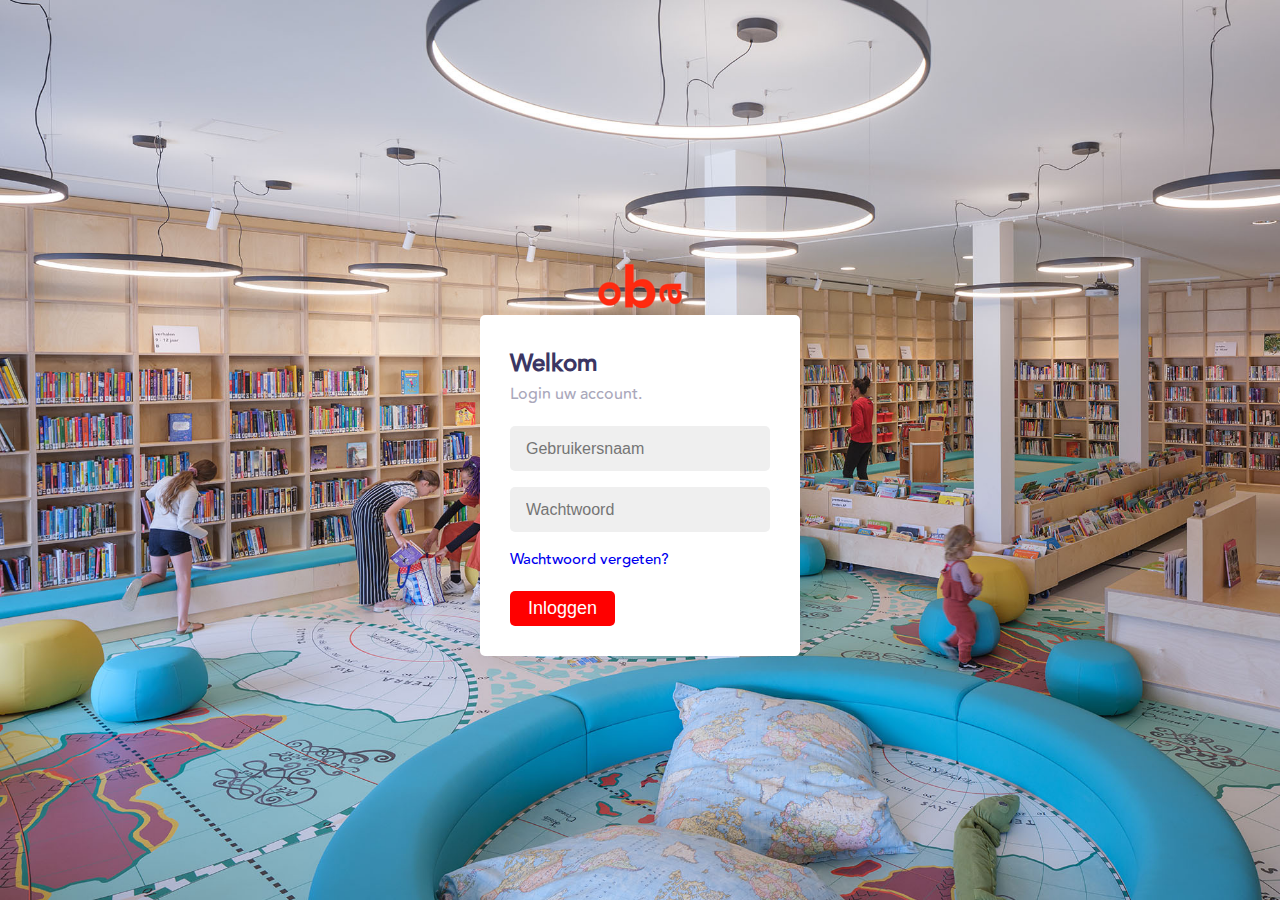
<file: index.html>
<!DOCTYPE html>
<html lang="nl">

<head>
    <meta charset="UTF-8">
    <meta http-equiv="X-UA-Compatible" content="IE=edge">
    <meta name="viewport" content="width=device-width, initial-scale=1.0">

    <!-- Link to CSS -->
    <link rel="stylesheet" href="./styles/style.css">

    <!-- Link to boxicons -->
    <link href='https://unpkg.com/boxicons@2.1.4/css/boxicons.min.css' rel='stylesheet'>


    <title>Mijn OBA - login</title>
</head>

<body>
    <div class="loginContainer">
        <div class="loginLogo"><img src="./image/oba_20.png" alt=""></div>
        <div class="loginWrapper">

            <div class="heading">
                <h2>Welkom</h2>
                <p>Login uw account.</p>
            </div>

            <div class="input-group">
                <input type="text" id="username" class="input-field" placeholder="Gebruikersnaam">
            </div>

            <div class="input-group">
                <input type="password" id="password" class="input-field" placeholder="Wachtwoord">
            </div>

            <div class="input-group row">

                <div class="loginRow">
                    <a href="#">Wachtwoord vergeten?</a>
                </div>
            </div>


            <div class="input-group">
                <a href="./welkom/"><button class="btn themebtn">Inloggen</button></a>
            </div>

        </div>
    </div>


</body>

</html>
</file>
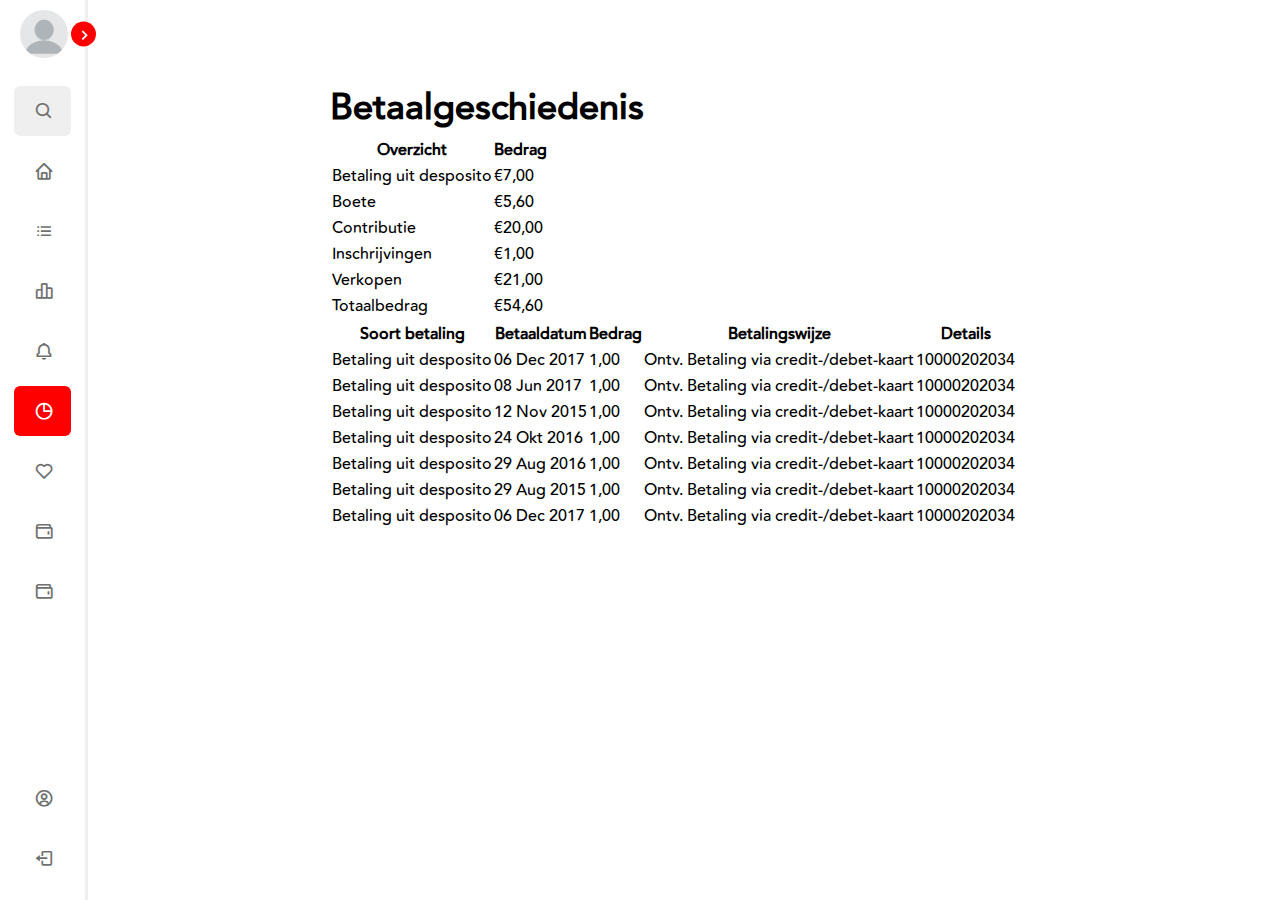
<file: betaalgeschiedenis/index.html>
<!DOCTYPE html>
<html lang="nl">

<head>
    <meta charset="UTF-8">
    <meta http-equiv="X-UA-Compatible" content="IE=edge">
    <meta name="viewport" content="width=device-width, initial-scale=1.0">

    <!-- Link to CSS -->
    <link rel="stylesheet" href="../styles/style.css">

    <!-- Link to boxicons -->
    <link href='https://unpkg.com/boxicons@2.1.4/css/boxicons.min.css' rel='stylesheet'>

    <!-- Link to JavaScript script -->
    <script src="../scripts/script.js" defer></script>

    <title>Mijn OBA - Betaalgeschiedenis</title>
</head>

<body>
    <nav class="sidebar close">
        <header>
            <div class="image-text">
                <span class="image">
                    <img src="../image/Unknown.jpg" alt="Gebruiker-foto">
                </span>

                <div class="text logo-text">
                    <span class="name">Mark Vos</span>
                    <span class="profession">5 jaar lid</span>
                </div>
            </div>

            <i class='bx bx-chevron-right toggle'></i>
        </header>

        <div class="menu-bar">
            <div class="menu">
                <ul>
                    <li class="search-box">
                        <i class='bx bx-search icon'></i>
                        <input type="text" placeholder="Zoek...">
                    </li>
                </ul>

                <ul class="menu-links">
                    <li class="nav-link">
                        <a href="../welkom/">
                            <i class='bx bx-home icon'></i>
                            <span class="text nav-text">Welkom</span>
                        </a>
                    </li>

                    <li class="nav-link">
                        <a href="../leeslijst/">
                            <i class='bx bx-list-ul icon'></i>
                            <span class="text nav-text">Leeslijst</span>
                        </a>
                    </li>

                    <li class="nav-link">
                        <a href="../uitleningen-en-verlengen/">
                            <i class='bx bx-bar-chart-alt-2 icon'></i>
                            <span class="text-long nav-text">Uitleningen en verlengen</span>
                        </a>
                    </li>

                    <li class="nav-link">
                        <a href="../uitleengeschiedenis/">
                            <i class='bx bx-bell icon'></i>
                            <span class="text nav-text">Uitleengeschiedenis</span>
                        </a>
                    </li>

                    <li class="nav-link">
                        <a class="active" href="../betaalgeschiedenis/">
                            <i class='bx bx-pie-chart-alt icon'></i>
                            <span class="text nav-text">Betaalgeschiedenis</span>
                        </a>
                    </li>

                    <li class="nav-link">
                        <a href="../reserveringen/">
                            <i class='bx bx-heart icon'></i>
                            <span class="text nav-text">Reserveringen</span>
                        </a>
                    </li>

                    <li class="nav-link">
                        <a href="../despositos/">
                            <i class='bx bx-wallet icon'></i>
                            <span class="text nav-text">Desposito's</span>
                        </a>
                    </li>

                    <li class="nav-link">
                        <a href="../tellerstand-abonnement/">
                            <i class='bx bx-wallet icon'></i>
                            <span class="text nav-text">Tellerstand abonnement</span>
                        </a>
                    </li>
                </ul>
            </div>

            <div class="bottom-content">
                <ul>
                    <li class="">
                        <a href="../mijn-profielen/">
                            <i class='bx bx-user-circle icon'></i>
                            <span class="text nav-text">Profiel veranderen</span>
                        </a>
                    </li>

                    <li class="">
                        <a href="../">
                            <i class='bx bx-log-out icon'></i>
                            <span class="text nav-text">Uitloggen</span>
                        </a>
                    </li>
                </ul>

            </div>
        </div>

    </nav>

    <div class="home">
        <div class="text"><img src="../image/oba_20.png" alt=""></div>
        <section class="container">
            <article class="intro">
                <h1>Betaalgeschiedenis</h1>
            </article>
            <table class="betaal-overzicht">
                <tr>
                    <th>Overzicht</th>
                    <th>Bedrag</th>
                </tr>
                <tr>
                    <td>Betaling uit desposito</td>
                    <td>€7,00</td>
                </tr>
                <tr>
                    <td>Boete</td>
                    <td>€5,60</td>
                </tr>
                <tr>
                    <td>Contributie</td>
                    <td>€20,00</td>
                </tr>
                <tr>
                    <td>Inschrijvingen</td>
                    <td>€1,00</td>
                </tr>
                <tr>
                    <td>Verkopen</td>
                    <td>€21,00</td>
                </tr>
                <tr>
                    <td>Totaalbedrag</td>
                    <td>€54,60</td>
                </tr>

            </table>
            <table>
                <tr>
                    <th>Soort betaling</th>
                    <th>Betaaldatum</th>
                    <th>Bedrag</th>
                    <th>Betalingswijze</th>
                    <th>Details</th>
                </tr>
                <tr>
                    <td>Betaling uit desposito</td>
                    <td>06 Dec 2017</td>
                    <td>1,00</td>
                    <td>Ontv. Betaling via credit-/debet-kaart</td>
                    <td>10000202034</td>
                </tr>
                <tr>
                    <td>Betaling uit desposito</td>
                    <td>08 Jun 2017</td>
                    <td>1,00</td>
                    <td>Ontv. Betaling via credit-/debet-kaart</td>
                    <td>10000202034</td>
                </tr>
                <tr>
                    <td>Betaling uit desposito</td>
                    <td>12 Nov 2015</td>
                    <td>1,00</td>
                    <td>Ontv. Betaling via credit-/debet-kaart</td>
                    <td>10000202034</td>
                </tr>
                <tr>
                    <td>Betaling uit desposito</td>
                    <td>24 Okt 2016</td>
                    <td>1,00</td>
                    <td>Ontv. Betaling via credit-/debet-kaart</td>
                    <td>10000202034</td>
                </tr>
                <tr>
                    <td>Betaling uit desposito</td>
                    <td>29 Aug 2016</td>
                    <td>1,00</td>
                    <td>Ontv. Betaling via credit-/debet-kaart</td>
                    <td>10000202034</td>
                </tr>
                <tr>
                    <td>Betaling uit desposito</td>
                    <td>29 Aug 2015</td>
                    <td>1,00</td>
                    <td>Ontv. Betaling via credit-/debet-kaart</td>
                    <td>10000202034</td>
                </tr>
                <tr>
                    <td>Betaling uit desposito</td>
                    <td>06 Dec 2017</td>
                    <td>1,00</td>
                    <td>Ontv. Betaling via credit-/debet-kaart</td>
                    <td>10000202034</td>
                </tr>
            </table>
        </section>

    </div>

</body>

</html>
</file>
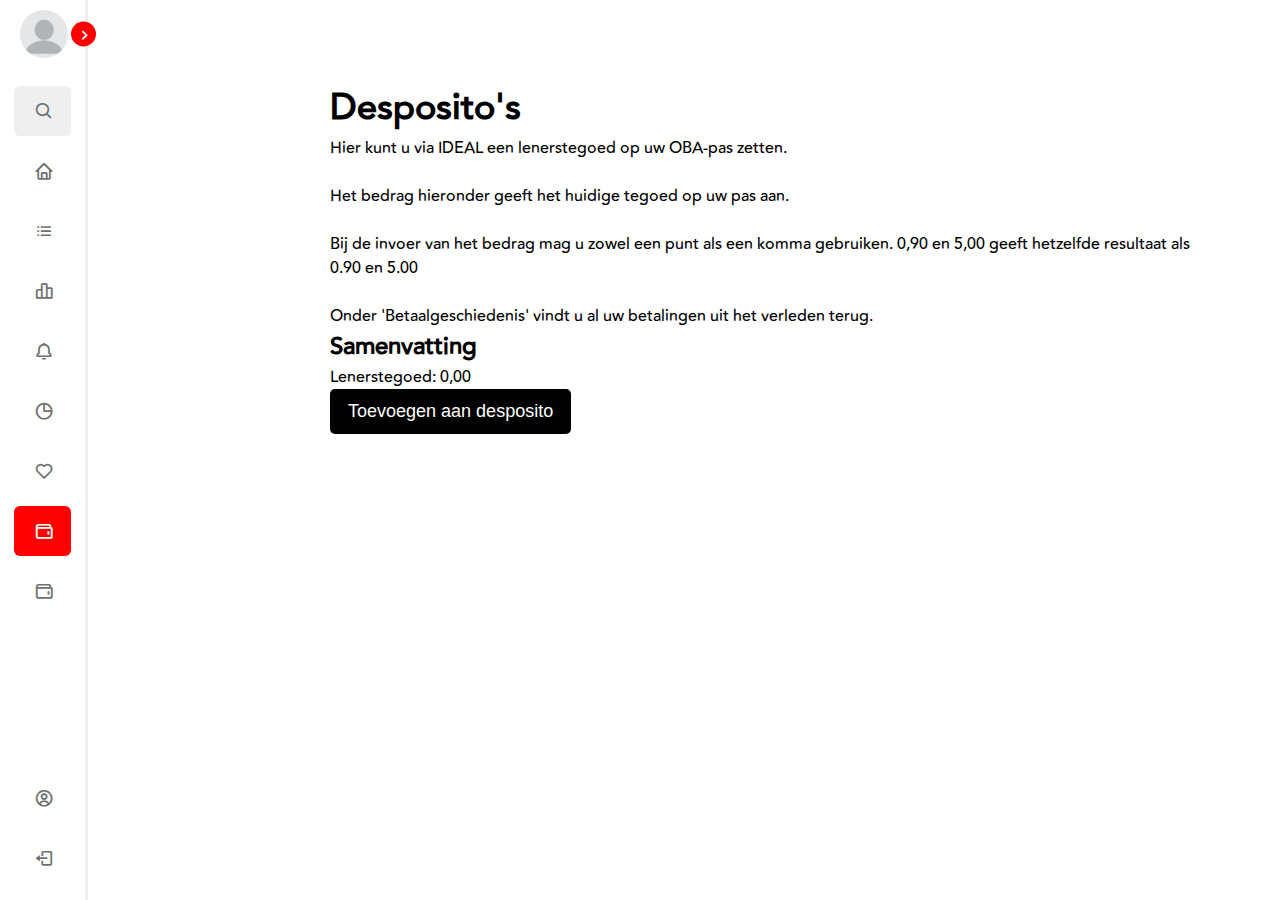
<file: despositos/index.html>
<!DOCTYPE html>
<html lang="nl">

<head>
    <meta charset="UTF-8">
    <meta http-equiv="X-UA-Compatible" content="IE=edge">
    <meta name="viewport" content="width=device-width, initial-scale=1.0">

    <!-- Link to CSS -->
    <link rel="stylesheet" href="../styles/style.css">

    <!-- Link to boxicons -->
    <link href='https://unpkg.com/boxicons@2.1.4/css/boxicons.min.css' rel='stylesheet'>

    <!-- Link to JavaScript script -->
    <script src="../scripts/script.js" defer></script>

    <title>Mijn OBA - Desposito's</title>
</head>

<body>
    <nav class="sidebar close">
        <header>
            <div class="image-text">
                <span class="image">
                    <img src="../image/Unknown.jpg" alt="Gebruiker-foto">
                </span>

                <div class="text logo-text">
                    <span class="name">Mark Vos</span>
                    <span class="profession">5 jaar lid</span>
                </div>
            </div>

            <i class='bx bx-chevron-right toggle'></i>
        </header>

        <div class="menu-bar">
            <div class="menu">
                <ul>
                    <li class="search-box">
                        <i class='bx bx-search icon'></i>
                        <input type="text" placeholder="Zoek...">
                    </li>
                </ul>

                <ul class="menu-links">
                    <li class="nav-link">
                        <a href="../welkom/">
                            <i class='bx bx-home icon'></i>
                            <span class="text nav-text">Welkom</span>
                        </a>
                    </li>

                    <li class="nav-link">
                        <a href="../leeslijst/">
                            <i class='bx bx-list-ul icon'></i>
                            <span class="text nav-text">Leeslijst</span>
                        </a>
                    </li>

                    <li class="nav-link">
                        <a href="../uitleningen-en-verlengen/">
                            <i class='bx bx-bar-chart-alt-2 icon'></i>
                            <span class="text-long nav-text">Uitleningen en verlengen</span>
                        </a>
                    </li>

                    <li class="nav-link">
                        <a href="../uitleengeschiedenis/">
                            <i class='bx bx-bell icon'></i>
                            <span class="text nav-text">Uitleengeschiedenis</span>
                        </a>
                    </li>

                    <li class="nav-link">
                        <a href="../betaalgeschiedenis/">
                            <i class='bx bx-pie-chart-alt icon'></i>
                            <span class="text nav-text">Betaalgeschiedenis</span>
                        </a>
                    </li>

                    <li class="nav-link">
                        <a href="../reserveringen/">
                            <i class='bx bx-heart icon'></i>
                            <span class="text nav-text">Reserveringen</span>
                        </a>
                    </li>

                    <li class="nav-link">
                        <a class="active" href="../despositos/">
                            <i class='bx bx-wallet icon'></i>
                            <span class="text nav-text">Desposito's</span>
                        </a>
                    </li>

                    <li class="nav-link">
                        <a href="../tellerstand-abonnement/">
                            <i class='bx bx-wallet icon'></i>
                            <span class="text nav-text">Tellerstand abonnement</span>
                        </a>
                    </li>
                </ul>
            </div>

            <div class="bottom-content">
                <ul>
                    <li class="">
                        <a href="../mijn-profielen/">
                            <i class='bx bx-user-circle icon'></i>
                            <span class="text nav-text">Profiel veranderen</span>
                        </a>
                    </li>

                    <li class="">
                        <a href="../">
                            <i class='bx bx-log-out icon'></i>
                            <span class="text nav-text">Uitloggen</span>
                        </a>
                    </li>
                </ul>

            </div>
        </div>

    </nav>

    <div class="home">
        <div class="text"><img src="../image/oba_20.png" alt=""></div>

        <section class="container">
            <article class="intro">
                <h1>Desposito's</h1>
                <p>Hier kunt u via IDEAL een lenerstegoed op uw OBA-pas zetten.<br><br>Het bedrag hieronder geeft het
                    huidige tegoed op uw pas aan.<br><br>Bij de invoer van het bedrag mag u zowel een punt als een komma
                    gebruiken. 0,90 en 5,00 geeft hetzelfde resultaat als 0.90 en 5.00<br><br>
                    Onder 'Betaalgeschiedenis' vindt u al uw betalingen uit het verleden terug.
            </article>
            <section class="gridParent">
                <article class="gridTitle">
                    <h2>Samenvatting</h2>
                </article>
                <article class="gridLeft">
                    <p>Lenerstegoed: <span class="highlight">0,00</span></p>
                </article>
                <article class="gridRight">
                    <button href="#">Toevoegen aan desposito</button>
                </article>
            </section>
        </section>

    </div>

</body>

</html>
</file>
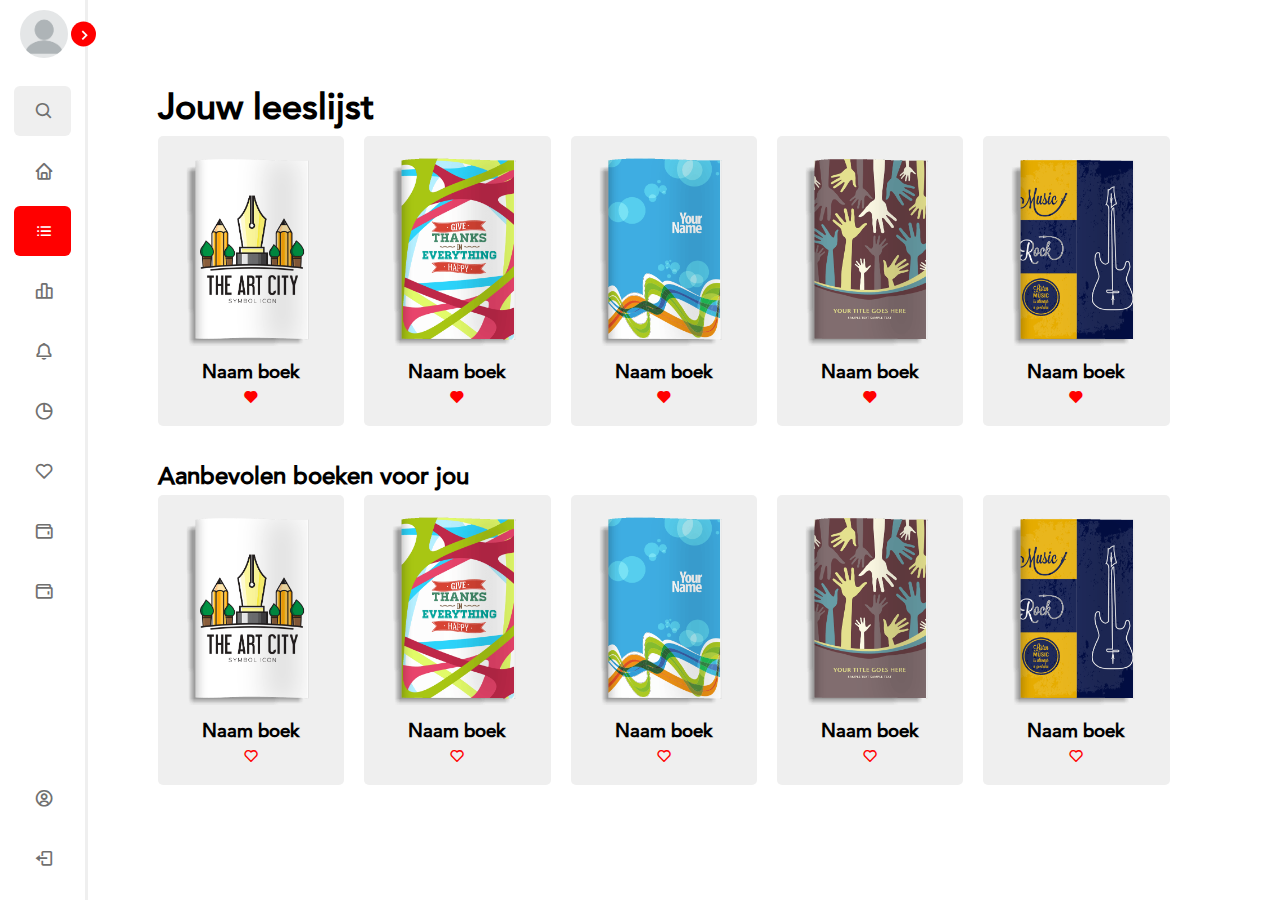
<file: leeslijst/index.html>
<!DOCTYPE html>
<html lang="nl">

<head>
    <meta charset="UTF-8">
    <meta http-equiv="X-UA-Compatible" content="IE=edge">
    <meta name="viewport" content="width=device-width, initial-scale=1.0">

    <!-- Link to CSS -->
    <link rel="stylesheet" href="../styles/style.css">

    <!-- Link to boxicons -->
    <link href='https://unpkg.com/boxicons@2.1.4/css/boxicons.min.css' rel='stylesheet'>

    <!-- Link to JavaScript script -->
    <script src="../scripts/script.js" defer></script>

    <title>Mijn OBA - Leeslijst</title>
</head>

<body>
    <nav class="sidebar close">
        <header>
            <div class="image-text">
                <span class="image">
                    <img src="../image/Unknown.jpg" alt="Gebruiker-foto">
                </span>

                <div class="text logo-text">
                    <span class="name">Mark Vos</span>
                    <span class="profession">5 jaar lid</span>
                </div>
            </div>

            <i class='bx bx-chevron-right toggle'></i>
        </header>

        <div class="menu-bar">
            <div class="menu">
                <ul>
                    <li class="search-box">
                        <i class='bx bx-search icon'></i>
                        <input type="text" placeholder="Zoek...">
                    </li>
                </ul>

                <ul class="menu-links">
                    <li class="nav-link">
                        <a href="../welkom/">
                            <i class='bx bx-home icon'></i>
                            <span class="text nav-text">Welkom</span>
                        </a>
                    </li>

                    <li class="nav-link">
                        <a class="active" href="../leeslijst/">
                            <i class='bx bx-list-ul icon'></i>
                            <span class="text nav-text">Leeslijst</span>
                        </a>
                    </li>

                    <li class="nav-link">
                        <a href="../uitleningen-en-verlengen/">
                            <i class='bx bx-bar-chart-alt-2 icon'></i>
                            <span class="text-long nav-text">Uitleningen en verlengen</span>
                        </a>
                    </li>

                    <li class="nav-link">
                        <a href="../uitleengeschiedenis/">
                            <i class='bx bx-bell icon'></i>
                            <span class="text nav-text">Uitleengeschiedenis</span>
                        </a>
                    </li>

                    <li class="nav-link">
                        <a href="../betaalgeschiedenis/">
                            <i class='bx bx-pie-chart-alt icon'></i>
                            <span class="text nav-text">Betaalgeschiedenis</span>
                        </a>
                    </li>

                    <li class="nav-link">
                        <a href="../reserveringen/">
                            <i class='bx bx-heart icon'></i>
                            <span class="text nav-text">Reserveringen</span>
                        </a>
                    </li>

                    <li class="nav-link">
                        <a href="../despositos/">
                            <i class='bx bx-wallet icon'></i>
                            <span class="text nav-text">Desposito's</span>
                        </a>
                    </li>

                    <li class="nav-link">
                        <a href="../tellerstand-abonnement/">
                            <i class='bx bx-wallet icon'></i>
                            <span class="text nav-text">Tellerstand abonnement</span>
                        </a>
                    </li>
                </ul>
            </div>

            <div class="bottom-content">
                <ul>
                    <li class="">
                        <a href="../mijn-profielen/">
                            <i class='bx bx-user-circle icon'></i>
                            <span class="text nav-text">Profiel veranderen</span>
                        </a>
                    </li>

                    <li class="">
                        <a href="../">
                            <i class='bx bx-log-out icon'></i>
                            <span class="text nav-text">Uitloggen</span>
                        </a>
                    </li>

                </ul>

            </div>
        </div>

    </nav>

    <section class="container">
        <h1>Jouw leeslijst</h1>
        <section class="leeslijstParent">
            <article>
                <img src="../image/book-1.png" alt="">
                <h3>Naam boek</h3>
                <i class="bx bxs-heart icon"></i>
            </article>
            <article>
                <img src="../image/book-2.png" alt="">
                <h3>Naam boek</h3>
                <i class="bx bxs-heart icon"></i>
            </article>
            <article>
                <img src="../image/book-3.png" alt="">
                <h3>Naam boek</h3>
                <i class="bx bxs-heart icon"></i>
            </article>
            <article>
                <img src="../image/book-4.png" alt="">
                <h3>Naam boek</h3>
                <i class="bx bxs-heart icon"></i>
            </article>
            <article>
                <img src="../image/book-5.png" alt="">
                <h3>Naam boek</h3>
                <i class="bx bxs-heart icon"></i>
            </article>
        </section>
        <article class="intro">
            <h2>Aanbevolen boeken voor jou</h2>
        </article>
        <section class="leeslijstParent">
            <article>
                <img src="../image/book-1.png" alt="">
                <h3>Naam boek</h3>
                <i class="bx bx-heart icon"></i>
            </article>
            <article>
                <img src="../image/book-2.png" alt="">
                <h3>Naam boek</h3>
                <i class="bx bx-heart icon"></i>
            </article>
            <article>
                <img src="../image/book-3.png" alt="">
                <h3>Naam boek</h3>
                <i class="bx bx-heart icon"></i>
            </article>
            <article>
                <img src="../image/book-4.png" alt="">
                <h3>Naam boek</h3>
                <i class="bx bx-heart icon"></i>
            </article>
            <article>
                <img src="../image/book-5.png" alt="">
                <h3>Naam boek</h3>
                <i class="bx bx-heart icon"></i>
            </article>
        </section>
    </section>

</body>

</html>
</file>
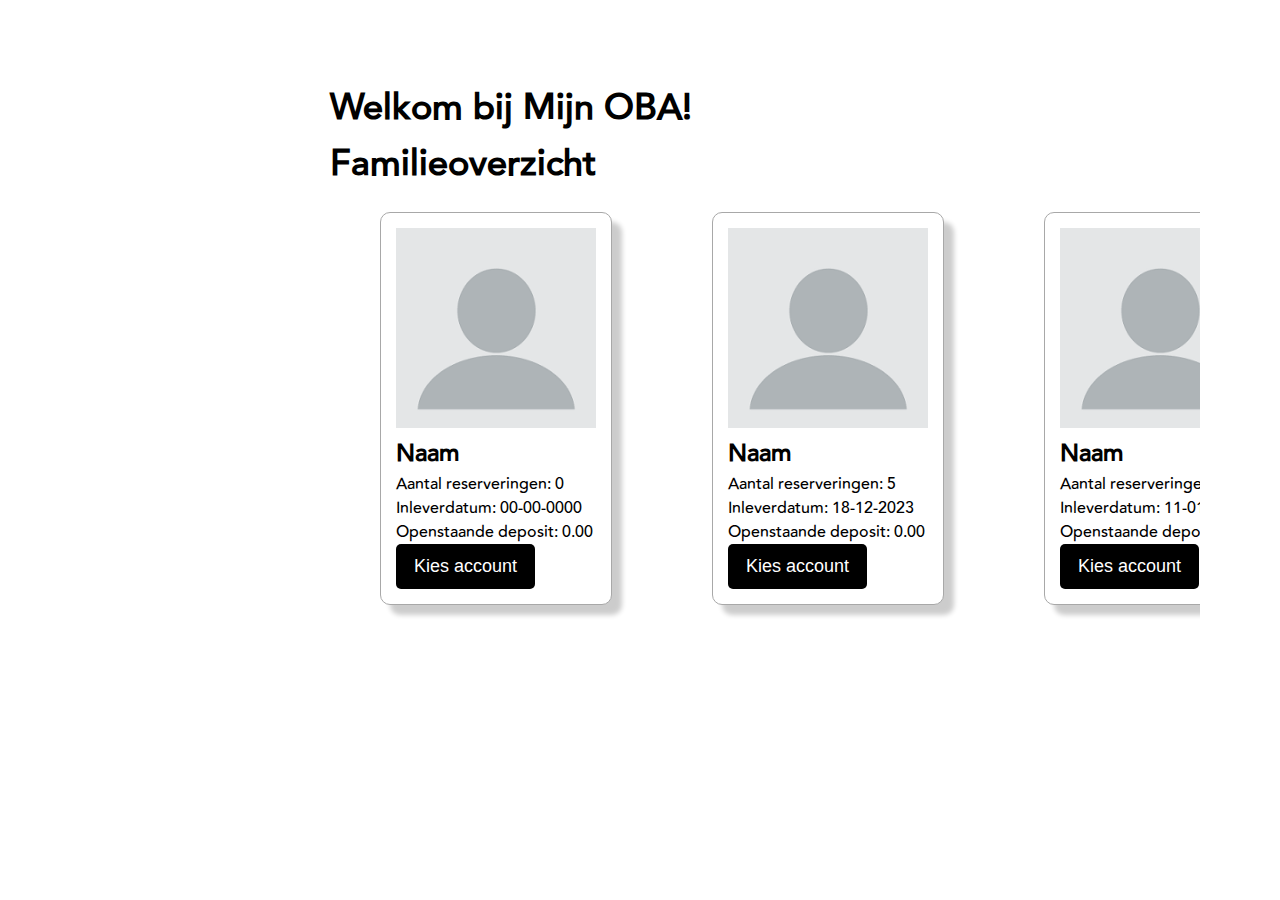
<file: mijn-profielen/index.html>
<!DOCTYPE html>
<html lang="nl">

<head>
    <meta charset="UTF-8">
    <meta http-equiv="X-UA-Compatible" content="IE=edge">
    <meta name="viewport" content="width=device-width, initial-scale=1.0">

    <!-- Link to CSS -->
    <link rel="stylesheet" href="../styles/style.css">

    <!-- Link to boxicons -->
    <link href='https://unpkg.com/boxicons@2.1.4/css/boxicons.min.css' rel='stylesheet'>

    <!-- Link to JavaScript script -->
    <script src="../scripts/script.js" defer></script>

    <title>Mijn OBA - Mijn profielen</title>
</head>

<body>
    <section class="container"> <!--- HIERIN DE NIEUWE CODE -->
        <h1>Welkom bij Mijn OBA!</h1>
        

        <!--- HIERBOVEN VOORBEELD CODE DIE JE KAN KOPIEREN -->
        <!--- BEGIN HIER MET DE NIEUWE CODE-->

        <section class="Mijn Profielen">
            <h1 class="profielen">Familieoverzicht</h1>  
        </section>

        <section class="accounts"></section>

        <ul class="account-list">
        <li class="account">
            <article class="profile-info">
                <img src="../image/Unknown.jpg" alt="Profile Picture" 
                class="profile-picture">
            <h2>Naam</h2>
            </div>
             </article>
                <p class="reserveringen">Aantal reserveringen: 0
                </p>
                <p class="inleverdatum">Inleverdatum: 00-00-0000
                </p>
                <p class="deposit">Openstaande deposit: 0.00
                </p>
        <a href="../welkom/index.html"><button class="btn">Kies account</button></a>
            </li>

        <ul class="account-list">
        <li class="account">
                 <article class="profile-info">
                    <img src="../image/Unknown.jpg" alt="Profile Picture" 
                    class="profile-picture">
                <h2>Naam</h2>
                </div>
                 </article>
                    <p class="reserveringen">Aantal reserveringen: 5
                    </p>
                    <p class="inleverdatum">Inleverdatum: 18-12-2023
                    </p>
                    <p class="deposit">Openstaande deposit: 0.00
                    </p>
            <a href="../welkom/index.html"><button class="btn">Kies account</button></a>
                </li>
            
            <ul class="account-list">
            <li class="account">
                    <article class="profile-info">
                        <img src="../image/Unknown.jpg" alt="Profile Picture" 
                        class="profile-picture">
                    <h2>Naam</h2>
                    </div>
                    </article>
                        <p class="reserveringen">Aantal reserveringen: 3
                        </p>
                        <p class="inleverdatum">Inleverdatum: 11-01-2024
                        </p>
                        <p class="deposit">Openstaande deposit: 0.00
                         </p>
                <a href="../welkom/index.html"><button class="btn">Kies account</button></a>
                    </li>   

        <!--- HIERBOVEN DE NIEUWE CODE -->
   
    <!-- </section>

    <div class="home profileOverview">
        <div class="text mirror"><img src="../image/oba_20.png" alt=""></div>
        <div class="text logout"> <a href="../">
                <i class='bx bx-log-out icon'></i>
            </a></div>

        <section class="container">
            <article class="profilePage">
                <div class="profileTitle">
                    <h2>Mijn profielen</h2>
                </div>
                <div class="profileList">
                    <a href="../welkom/">
                        <img src="../image/Unknown.jpg" alt="Profielfoto">
                        <h3>Persoon 1</h3>
                        <span></span>
                    </a>
                    <a href="../welkom/">
                        <img src="../image/Unknown.jpg" alt="Profielfoto">
                        <h3>Persoon 2</h3>
                    </a>
                    <a href="../welkom/">
                        <img src="../image/Unknown.jpg" alt="Profielfoto">
                        <h3>Persoon 3</h3>
                    </a>
                </div>
                <div class="profileButton">
                    <button>Profielen beheren</button>
                </div> -->

            </article>
        </section>

    </div>

</body>

</html>
</file>
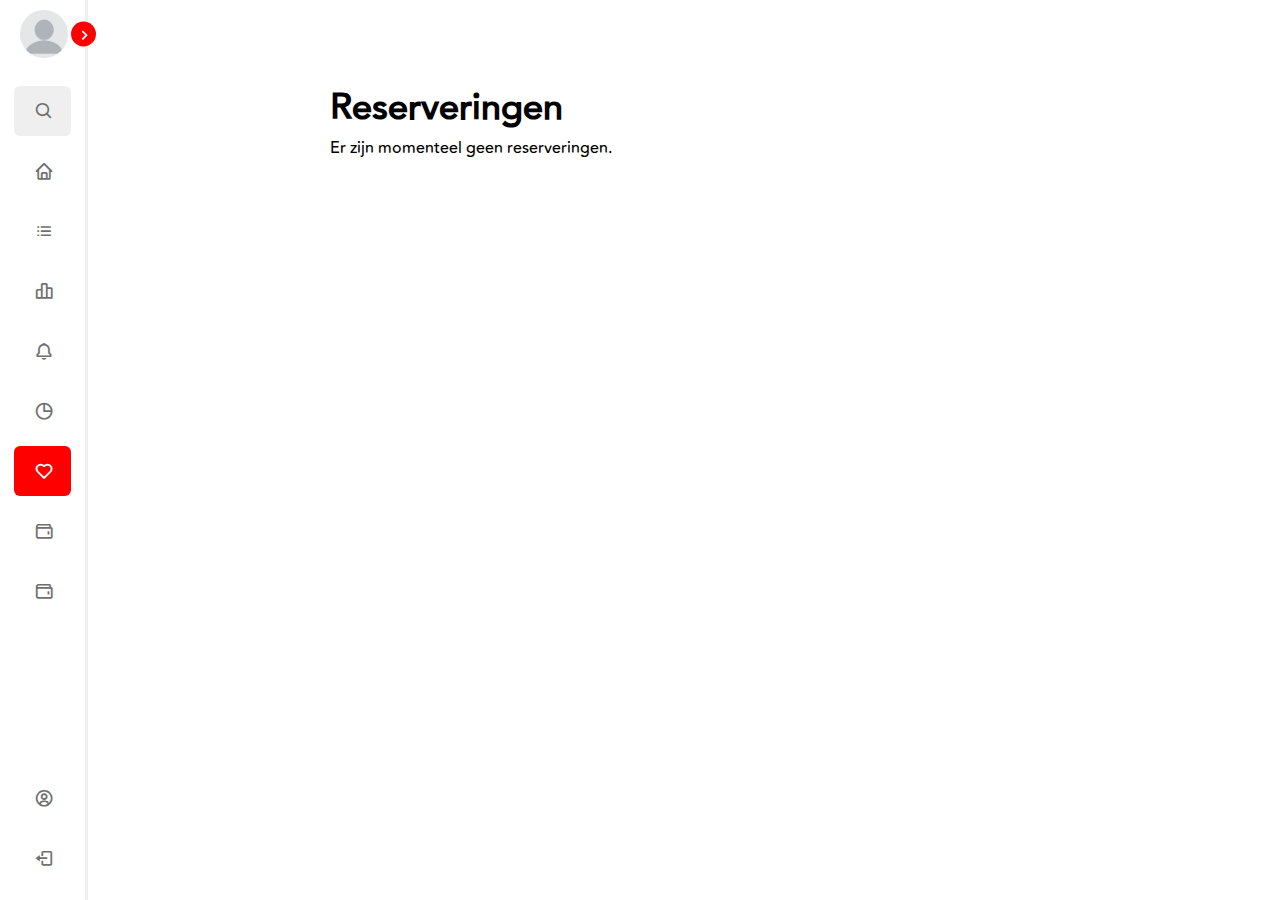
<file: reserveringen/index.html>
<!DOCTYPE html>
<html lang="nl">

<head>
    <meta charset="UTF-8">
    <meta http-equiv="X-UA-Compatible" content="IE=edge">
    <meta name="viewport" content="width=device-width, initial-scale=1.0">

    <!-- Link to CSS -->
    <link rel="stylesheet" href="../styles/style.css">

    <!-- Link to boxicons -->
    <link href='https://unpkg.com/boxicons@2.1.4/css/boxicons.min.css' rel='stylesheet'>

    <!-- Link to JavaScript script -->
    <script src="../scripts/script.js" defer></script>

    <title>Mijn OBA - Reserveringen</title>
</head>

<body>
    <nav class="sidebar close">
        <header>
            <div class="image-text">
                <span class="image">
                    <img src="../image/Unknown.jpg" alt="Gebruiker-foto">
                </span>

                <div class="text logo-text">
                    <span class="name">Mark Vos</span>
                    <span class="profession">5 jaar lid</span>
                </div>
            </div>

            <i class='bx bx-chevron-right toggle'></i>
        </header>

        <div class="menu-bar">
            <div class="menu">
                <ul>
                    <li class="search-box">
                        <i class='bx bx-search icon'></i>
                        <input type="text" placeholder="Zoek...">
                    </li>
                </ul>

                <ul class="menu-links">
                    <li class="nav-link">
                        <a href="../welkom/">
                            <i class='bx bx-home icon'></i>
                            <span class="text nav-text">Welkom</span>
                        </a>
                    </li>

                    <li class="nav-link">
                        <a href="../leeslijst/">
                            <i class='bx bx-list-ul icon'></i>
                            <span class="text nav-text">Leeslijst</span>
                        </a>
                    </li>

                    <li class="nav-link">
                        <a href="../uitleningen-en-verlengen/">
                            <i class='bx bx-bar-chart-alt-2 icon'></i>
                            <span class="text-long nav-text">Uitleningen en verlengen</span>
                        </a>
                    </li>

                    <li class="nav-link">
                        <a href="../uitleengeschiedenis/">
                            <i class='bx bx-bell icon'></i>
                            <span class="text nav-text">Uitleengeschiedenis</span>
                        </a>
                    </li>

                    <li class="nav-link">
                        <a href="../betaalgeschiedenis/">
                            <i class='bx bx-pie-chart-alt icon'></i>
                            <span class="text nav-text">Betaalgeschiedenis</span>
                        </a>
                    </li>

                    <li class="nav-link">
                        <a class="active" href="../reserveringen/">
                            <i class='bx bx-heart icon'></i>
                            <span class="text nav-text">Reserveringen</span>
                        </a>
                    </li>

                    <li class="nav-link">
                        <a href="../despositos/">
                            <i class='bx bx-wallet icon'></i>
                            <span class="text nav-text">Desposito's</span>
                        </a>
                    </li>

                    <li class="nav-link">
                        <a href="../tellerstand-abonnement/">
                            <i class='bx bx-wallet icon'></i>
                            <span class="text nav-text">Tellerstand abonnement</span>
                        </a>
                    </li>
                </ul>
            </div>

            <div class="bottom-content">
                <ul>
                    <li class="">
                        <a href="../mijn-profielen/">
                            <i class='bx bx-user-circle icon'></i>
                            <span class="text nav-text">Profiel veranderen</span>
                        </a>
                    </li>

                    <li class="">
                        <a href="../">
                            <i class='bx bx-log-out icon'></i>
                            <span class="text nav-text">Uitloggen</span>
                        </a>
                    </li>
                </ul>

            </div>
        </div>

    </nav>

    <div class="home">
        <div class="text"><img src="../image/oba_20.png" alt=""></div>

        <section class="container">
            <article class="intro">
                <h1>Reserveringen</h1>
                <p>Er zijn momenteel geen reserveringen.</p>
            </article>
        </section>

    </div>

</body>

</html>
</file>
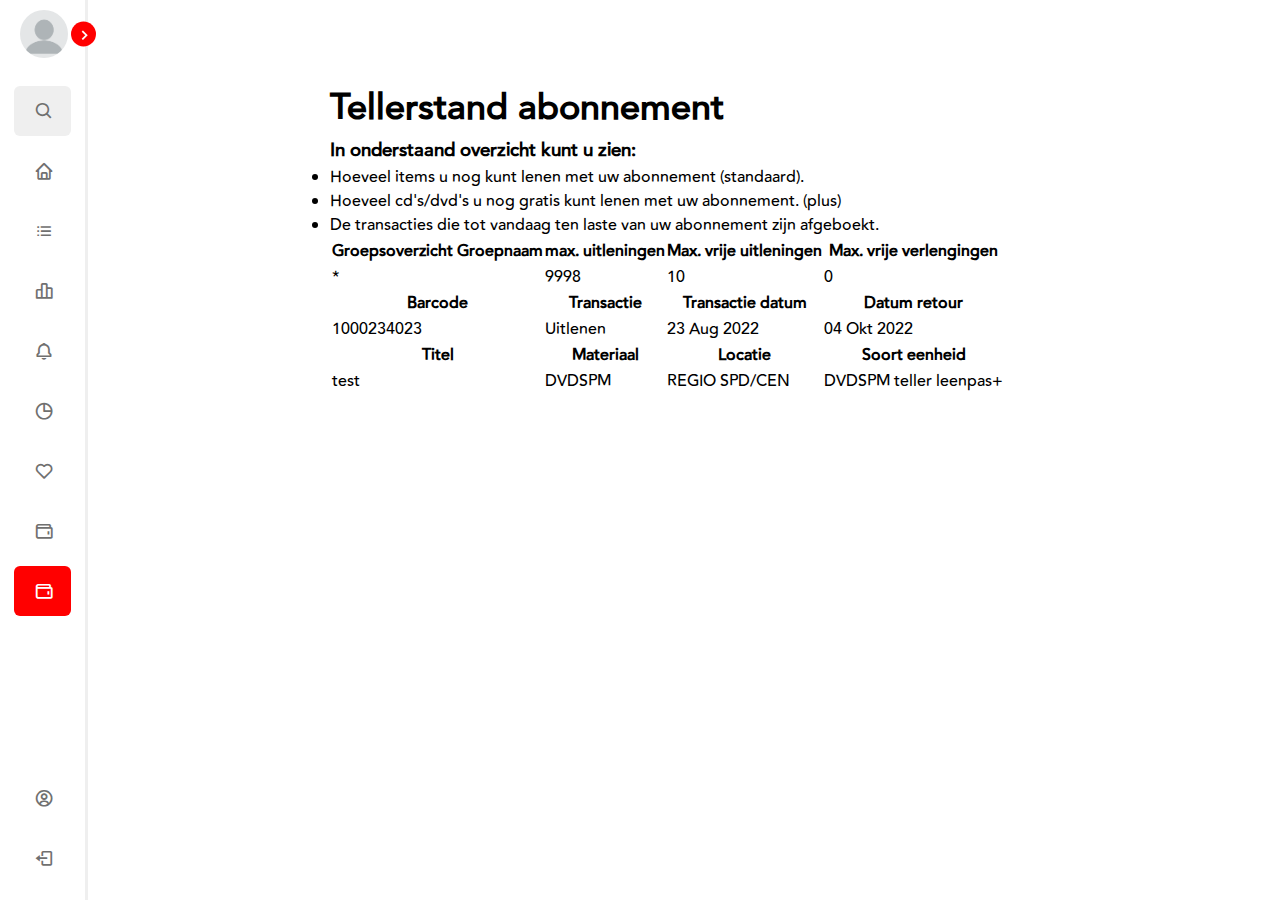
<file: tellerstand-abonnement/index.html>
<!DOCTYPE html>
<html lang="nl">

<head>
    <meta charset="UTF-8">
    <meta http-equiv="X-UA-Compatible" content="IE=edge">
    <meta name="viewport" content="width=device-width, initial-scale=1.0">

    <!-- Link to CSS -->
    <link rel="stylesheet" href="../styles/style.css">

    <!-- Link to boxicons -->
    <link href='https://unpkg.com/boxicons@2.1.4/css/boxicons.min.css' rel='stylesheet'>

    <!-- Link to JavaScript script -->
    <script src="../scripts/script.js" defer></script>

    <title>Mijn OBA - Tellerstand abonnement</title>
</head>

<body>
    <nav class="sidebar close">
        <header>
            <div class="image-text">
                <span class="image">
                    <img src="../image/Unknown.jpg" alt="Gebruiker-foto">
                </span>

                <div class="text logo-text">
                    <span class="name">Mark Vos</span>
                    <span class="profession">5 jaar lid</span>
                </div>
            </div>

            <i class='bx bx-chevron-right toggle'></i>
        </header>

        <div class="menu-bar">
            <div class="menu">

                <ul>
                    <li class="search-box">
                        <i class='bx bx-search icon'></i>
                        <input type="text" placeholder="Zoek...">
                    </li>
                </ul>

                <ul class="menu-links">
                    <li class="nav-link">
                        <a href="../welkom/">
                            <i class='bx bx-home icon'></i>
                            <span class="text nav-text">Welkom</span>
                        </a>
                    </li>

                    <li class="nav-link">
                        <a href="../leeslijst/">
                            <i class='bx bx-list-ul icon'></i>
                            <span class="text nav-text">Leeslijst</span>
                        </a>
                    </li>

                    <li class="nav-link">
                        <a href="../uitleningen-en-verlengen/">
                            <i class='bx bx-bar-chart-alt-2 icon'></i>
                            <span class="text-long nav-text">Uitleningen en verlengen</span>
                        </a>
                    </li>

                    <li class="nav-link">
                        <a href="../uitleengeschiedenis/">
                            <i class='bx bx-bell icon'></i>
                            <span class="text nav-text">Uitleengeschiedenis</span>
                        </a>
                    </li>

                    <li class="nav-link">
                        <a href="../betaalgeschiedenis/">
                            <i class='bx bx-pie-chart-alt icon'></i>
                            <span class="text nav-text">Betaalgeschiedenis</span>
                        </a>
                    </li>

                    <li class="nav-link">
                        <a href="../reserveringen/">
                            <i class='bx bx-heart icon'></i>
                            <span class="text nav-text">Reserveringen</span>
                        </a>
                    </li>

                    <li class="nav-link">
                        <a href="../despositos/">
                            <i class='bx bx-wallet icon'></i>
                            <span class="text nav-text">Desposito's</span>
                        </a>
                    </li>

                    <li class="nav-link">
                        <a class="active" href="../tellerstand-abonnement/">
                            <i class='bx bx-wallet icon'></i>
                            <span class="text nav-text">Tellerstand abonnement</span>
                        </a>
                    </li>
                </ul>
            </div>

            <div class="bottom-content">
                <ul>
                    <li class="">
                        <a href="../mijn-profielen/">
                            <i class='bx bx-user-circle icon'></i>
                            <span class="text nav-text">Profiel veranderen</span>
                        </a>
                    </li>

                    <li class="">
                        <a href="../">
                            <i class='bx bx-log-out icon'></i>
                            <span class="text nav-text">Uitloggen</span>
                        </a>
                    </li>
                </ul>

            </div>
        </div>

    </nav>

    <div class="home">
        <div class="text"><img src="../image/oba_20.png" alt=""></div>
        <section class="container">
            <article class="intro">
                <h1>Tellerstand abonnement</h1>
                <ul>
                    <h3>In onderstaand overzicht kunt u zien:</h3>
                    <li>Hoeveel items u nog kunt lenen met uw abonnement (standaard).</li>
                    <li>Hoeveel cd's/dvd's u nog gratis kunt lenen met uw abonnement. (plus)</li>
                    <li>De transacties die tot vandaag ten laste van uw abonnement zijn afgeboekt.</li>
                </ul>
            </article>
            <table>
                <tr>
                    <th>Groepsoverzicht Groepnaam</th>
                    <th>max. uitleningen</th>
                    <th>Max. vrije uitleningen</th>
                    <th>Max. vrije verlengingen</th>
                </tr>
                <tr>
                    <td>*</td>
                    <td>9998</td>
                    <td>10</td>
                    <td>0</td>
                </tr>
                <tr>
                    <th>Barcode</th>
                    <th>Transactie</th>
                    <th>Transactie datum</th>
                    <th>Datum retour</th>
                </tr>
                <tr>
                    <td>1000234023</td>
                    <td>Uitlenen</td>
                    <td>23 Aug 2022</td>
                    <td>04 Okt 2022</td>
                </tr>
                <tr>
                    <th>Titel</th>
                    <th>Materiaal</th>
                    <th>Locatie</th>
                    <th>Soort eenheid</th>
                </tr>
                <tr>
                    <td>test</td>
                    <td>DVDSPM</td>
                    <td>REGIO SPD/CEN</td>
                    <td>DVDSPM teller leenpas+</td>
                </tr>

            </table>
        </section>

    </div>

</body>

</html>
</file>
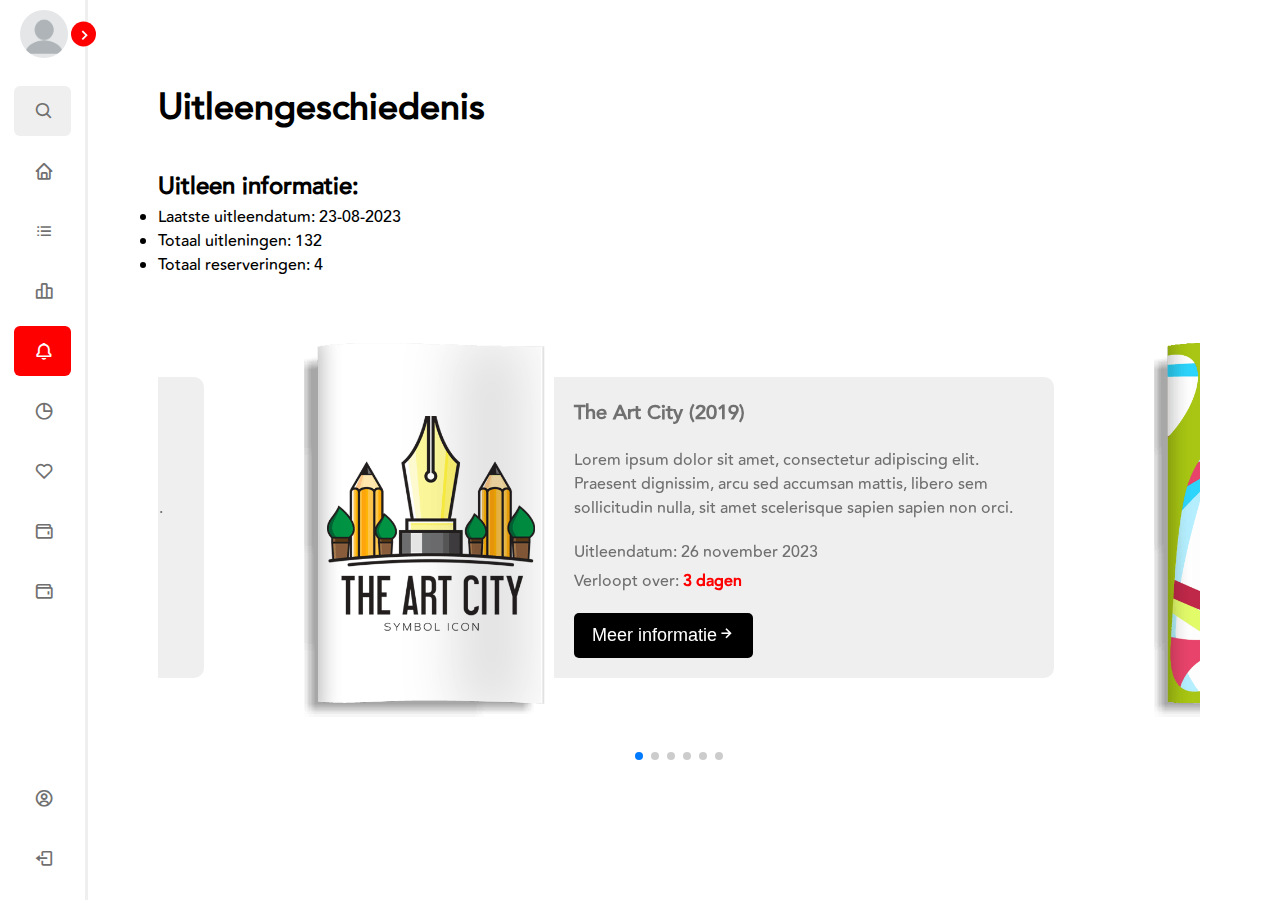
<file: uitleengeschiedenis/index.html>
<!DOCTYPE html>
<html lang="nl">

<head>
    <meta charset="UTF-8">
    <meta http-equiv="X-UA-Compatible" content="IE=edge">
    <meta name="viewport" content="width=device-width, initial-scale=1.0">
    <link rel="stylesheet" href="https://cdnjs.cloudflare.com/ajax/libs/font-awesome/6.3.0/css/all.min.css">

    <!-- Link to CSS -->
    <link rel="stylesheet" href="../styles/style.css">
    <link rel="stylesheet" href="../styles/swiper.min.css">

    <!-- Link to boxicons -->
    <link href='https://unpkg.com/boxicons@2.1.4/css/boxicons.min.css' rel='stylesheet'>

    <!-- Link to JavaScript script -->
    <script src="../scripts/script.js" defer></script>
    <script src="../scripts/swiper.min.js"></script>

    <title>Mijn OBA - Uitleengeschiedenis</title>
</head>

<body>
    <nav class="sidebar close">
        <header>
            <div class="image-text">
                <span class="image">
                    <img src="../image/Unknown.jpg" alt="Gebruiker-foto">
                </span>

                <div class="text logo-text">
                    <span class="name">Mark Vos</span>
                    <span class="profession">5 jaar lid</span>
                </div>
            </div>

            <i class='bx bx-chevron-right toggle'></i>
        </header>

        <div class="menu-bar">
            <div class="menu">
                <ul>
                    <li class="search-box">
                        <i class='bx bx-search icon'></i>
                        <input type="text" placeholder="Zoek...">
                    </li>
                </ul>

                <ul class="menu-links">
                    <li class="nav-link">
                        <a href="../welkom/">
                            <i class='bx bx-home icon'></i>
                            <span class="text nav-text">Welkom</span>
                        </a>
                    </li>

                    <li class="nav-link">
                        <a href="../leeslijst/">
                            <i class='bx bx-list-ul icon'></i>
                            <span class="text nav-text">Leeslijst</span>
                        </a>
                    </li>

                    <li class="nav-link">
                        <a href="../uitleningen-en-verlengen/">
                            <i class='bx bx-bar-chart-alt-2 icon'></i>
                            <span class="text-long nav-text">Uitleningen en verlengen</span>
                        </a>
                    </li>

                    <li class="nav-link">
                        <a class="active" href="../uitleengeschiedenis/">
                            <i class='bx bx-bell icon'></i>
                            <span class="text nav-text">Uitleengeschiedenis</span>
                        </a>
                    </li>

                    <li class="nav-link">
                        <a href="../betaalgeschiedenis/">
                            <i class='bx bx-pie-chart-alt icon'></i>
                            <span class="text nav-text">Betaalgeschiedenis</span>
                        </a>
                    </li>

                    <li class="nav-link">
                        <a href="../reserveringen/">
                            <i class='bx bx-heart icon'></i>
                            <span class="text nav-text">Reserveringen</span>
                        </a>
                    </li>

                    <li class="nav-link">
                        <a href="../despositos/">
                            <i class='bx bx-wallet icon'></i>
                            <span class="text nav-text">Desposito's</span>
                        </a>
                    </li>

                    <li class="nav-link">
                        <a href="../tellerstand-abonnement/">
                            <i class='bx bx-wallet icon'></i>
                            <span class="text nav-text">Tellerstand abonnement</span>
                        </a>
                    </li>
                </ul>
            </div>

            <div class="bottom-content">
                <ul>
                    <li class="">
                        <a href="../mijn-profielen/">
                            <i class='bx bx-user-circle icon'></i>
                            <span class="text nav-text">Profiel veranderen</span>
                        </a>
                    </li>

                    <li class="">
                        <a href="../">
                            <i class='bx bx-log-out icon'></i>
                            <span class="text nav-text">Uitloggen</span>
                        </a>
                    </li>

                </ul>

            </div>
        </div>

    </nav>

    <section class="container">
        <article>
            <h1>Uitleengeschiedenis</h1>
            <ul class="verlengenLijst">
                <h2>Uitleen informatie:</h2>
                <li>Laatste uitleendatum: 23-08-2023</li>
                <li>Totaal uitleningen: 132</li>
                <li>Totaal reserveringen: 4</li>
            </ul>
        </article>
        <section id="slider-container">
            <div class="swiper mySwiper">
                <div class="swiper-wrapper">
                    <div class="swiper-slide">
                        <div class="slider-box">
                            <div class="slider-img">
                                <img src="../image/book-1.png" alt="">
                            </div>
                            <div class="slider-details">
                                <strong>The Art City (2019)</strong>
                                <p>Lorem ipsum dolor sit amet, consectetur adipiscing elit. Praesent dignissim, arcu sed
                                    accumsan mattis, libero sem sollicitudin nulla, sit amet scelerisque sapien sapien
                                    non
                                    orci.</p>

                                <div class="expiration">
                                    <p>Uitleendatum: 26 november 2023</p>
                                    <p>Verloopt over: <span>3 dagen</span></p>
                                </div>
                                <a href="#"><button class="btn">Meer informatie<i
                                            class='bx bx-right-arrow-alt'></i></button></a>
                            </div>

                        </div>
                    </div>
                    <div class="swiper-slide">
                        <div class="slider-box">
                            <div class="slider-img">
                                <img src="../image/book-2.png" alt="">
                            </div>
                            <div class="slider-details">
                                <strong>Give Thanks in Everything (2019)</strong>
                                <p>Lorem ipsum dolor sit amet, consectetur adipiscing elit. Praesent dignissim, arcu sed
                                    accumsan mattis, libero sem sollicitudin nulla, sit amet scelerisque sapien sapien
                                    non
                                    orci.</p>

                                <div class="expiration">
                                    <p>Uitleendatum: 27 november 2023</p>
                                    <p>Verloopt over: <span>6 dagen</span></p>
                                </div>
                                <a href="#"><button class="btn">Meer informatie<i
                                            class='bx bx-right-arrow-alt'></i></button></a>
                            </div>

                        </div>
                    </div>
                    <div class="swiper-slide">
                        <div class="slider-box">
                            <div class="slider-img">
                                <img src="../image/book-3.png" alt="">
                            </div>
                            <div class="slider-details">
                                <strong>Your Name (2019)</strong>
                                <p>Lorem ipsum dolor sit amet, consectetur adipiscing elit. Praesent dignissim, arcu sed
                                    accumsan mattis, libero sem sollicitudin nulla, sit amet scelerisque sapien sapien
                                    non
                                    orci.</p>

                                <div class="expiration">
                                    <p>Uitleendatum: 28 november 2023</p>
                                    <p>Verloopt over: <span>7 dagen</span></p>
                                </div>
                                <a href="#"><button class="btn">Meer informatie<i
                                            class='bx bx-right-arrow-alt'></i></button></a>
                            </div>

                        </div>
                    </div>
                    <div class="swiper-slide">
                        <div class="slider-box">
                            <div class="slider-img">
                                <img src="../image/book-4.png" alt="">
                            </div>
                            <div class="slider-details">
                                <strong>The Art City (2019)</strong>
                                <p>Lorem ipsum dolor sit amet, consectetur adipiscing elit. Praesent dignissim, arcu sed
                                    accumsan mattis, libero sem sollicitudin nulla, sit amet scelerisque sapien sapien
                                    non
                                    orci.</p>

                                <div class="expiration">
                                    <p>Uitleendatum: 26 november 2023</p>
                                    <p>Verloopt over: <span>3 dagen</span></p>
                                </div>
                                <a href="#"><button class="btn">Meer informatie<i
                                            class='bx bx-right-arrow-alt'></i></button></a>
                            </div>

                        </div>
                    </div>
                    <div class="swiper-slide">
                        <div class="slider-box">
                            <div class="slider-img">
                                <img src="../image/book-5.png" alt="">
                            </div>
                            <div class="slider-details">
                                <strong>Give Thanks in Everything (2019)</strong>
                                <p>Lorem ipsum dolor sit amet, consectetur adipiscing elit. Praesent dignissim, arcu sed
                                    accumsan mattis, libero sem sollicitudin nulla, sit amet scelerisque sapien sapien
                                    non
                                    orci.</p>

                                <div class="expiration">
                                    <p>Uitleendatum: 27 november 2023</p>
                                    <p>Verloopt over: <span>6 dagen</span></p>
                                </div>
                                <a href="#"><button class="btn">Meer informatie<i
                                            class='bx bx-right-arrow-alt'></i></button></a>
                            </div>

                        </div>
                    </div>
                    <div class="swiper-slide">
                        <div class="slider-box">
                            <div class="slider-img">
                                <img src="../image/book-6.png" alt="">
                            </div>
                            <div class="slider-details">
                                <strong>Your Name (2019)</strong>
                                <p>Lorem ipsum dolor sit amet, consectetur adipiscing elit. Praesent dignissim, arcu sed
                                    accumsan mattis, libero sem sollicitudin nulla, sit amet scelerisque sapien sapien
                                    non
                                    orci.</p>

                                <div class="expiration">
                                    <p>Uitleendatum: 28 november 2023</p>
                                    <p>Verloopt over: <span>7 dagen</span></p>
                                </div>
                                <a href="#"><button class="btn">Meer informatie<i
                                            class='bx bx-right-arrow-alt'></i></button></a>
                            </div>
                        </div>
                    </div>
                </div>
                <div class="swiper-pagination"></div>
            </div>
        </section>
        <script>
            var swiper = new Swiper(".mySwiper", {
                effect: "coverflow",
                grabCursor: true,
                centeredSlides: true,
                loop: true,
                slidesPerView: "auto",
                coverflowEffect: {
                    rotate: 0,
                    stretch: 0,
                    depth: 0,
                    modifier: 1,
                    slideShadows: false,
                },
                pagination: {
                    el: ".swiper-pagination",
                },
            });
        </script>

    </section>

</body>

</html>
</file>
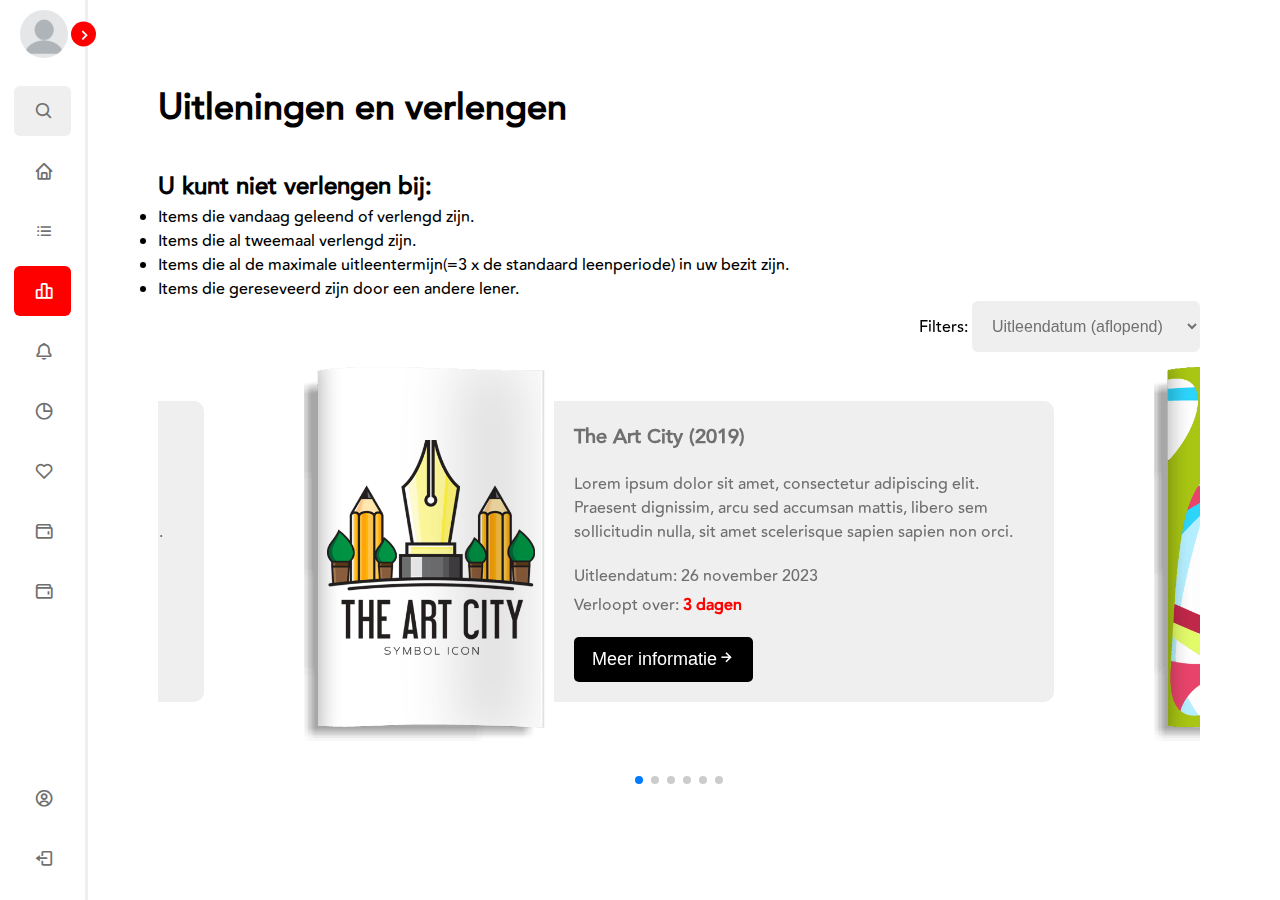
<file: uitleningen-en-verlengen/index.html>
<!DOCTYPE html>
<html lang="nl">

<head>
    <meta charset="UTF-8">
    <meta http-equiv="X-UA-Compatible" content="IE=edge">
    <meta name="viewport" content="width=device-width, initial-scale=1.0">
    <link rel="stylesheet" href="https://cdnjs.cloudflare.com/ajax/libs/font-awesome/6.3.0/css/all.min.css">

    <!-- Link to CSS -->
    <link rel="stylesheet" href="../styles/style.css">
    <link rel="stylesheet" href="../styles/swiper.min.css">

    <!-- Link to boxicons -->
    <link href='https://unpkg.com/boxicons@2.1.4/css/boxicons.min.css' rel='stylesheet'>

    <!-- Link to JavaScript script -->
    <script src="../scripts/script.js" defer></script>
    <script src="../scripts/swiper.min.js"></script>

    <title>Mijn OBA - Uitleningen en verlengen</title>
</head>

<body>
    <nav class="sidebar close">
        <header>
            <div class="image-text">
                <span class="image">
                    <img src="../image/Unknown.jpg" alt="Gebruiker-foto">
                </span>

                <div class="text logo-text">
                    <span class="name">Mark Vos</span>
                    <span class="profession">5 jaar lid</span>
                </div>
            </div>

            <i class='bx bx-chevron-right toggle'></i>
        </header>

        <div class="menu-bar">
            <div class="menu">
                <ul>
                    <li class="search-box">
                        <i class='bx bx-search icon'></i>
                        <input type="text" placeholder="Zoek...">
                    </li>
                </ul>

                <ul class="menu-links">
                    <li class="nav-link">
                        <a href="../welkom/">
                            <i class='bx bx-home icon'></i>
                            <span class="text nav-text">Welkom</span>
                        </a>
                    </li>

                    <li class="nav-link">
                        <a href="../leeslijst/">
                            <i class='bx bx-list-ul icon'></i>
                            <span class="text nav-text">Leeslijst</span>
                        </a>
                    </li>

                    <li class="nav-link">
                        <a class="active" href="../uitleningen-en-verlengen/">
                            <i class='bx bx-bar-chart-alt-2 icon'></i>
                            <span class="text-long nav-text">Uitleningen en verlengen</span>
                        </a>
                    </li>

                    <li class="nav-link">
                        <a href="../uitleengeschiedenis/">
                            <i class='bx bx-bell icon'></i>
                            <span class="text nav-text">Uitleengeschiedenis</span>
                        </a>
                    </li>

                    <li class="nav-link">
                        <a href="../betaalgeschiedenis/">
                            <i class='bx bx-pie-chart-alt icon'></i>
                            <span class="text nav-text">Betaalgeschiedenis</span>
                        </a>
                    </li>

                    <li class="nav-link">
                        <a href="../reserveringen/">
                            <i class='bx bx-heart icon'></i>
                            <span class="text nav-text">Reserveringen</span>
                        </a>
                    </li>

                    <li class="nav-link">
                        <a href="../despositos/">
                            <i class='bx bx-wallet icon'></i>
                            <span class="text nav-text">Desposito's</span>
                        </a>
                    </li>

                    <li class="nav-link">
                        <a href="../tellerstand-abonnement/">
                            <i class='bx bx-wallet icon'></i>
                            <span class="text nav-text">Tellerstand abonnement</span>
                        </a>
                    </li>
                </ul>
            </div>

            <div class="bottom-content">
                <ul>
                    <li class="">
                        <a href="../mijn-profielen/">
                            <i class='bx bx-user-circle icon'></i>
                            <span class="text nav-text">Profiel veranderen</span>
                        </a>
                    </li>

                    <li class="">
                        <a href="../">
                            <i class='bx bx-log-out icon'></i>
                            <span class="text nav-text">Uitloggen</span>
                        </a>
                    </li>

                </ul>

            </div>
        </div>

    </nav>
            
        <section class="container">
            <article>
                <h1>Uitleningen en verlengen</h1>
                <ul class="verlengenLijst">
                    <h2>U kunt niet verlengen bij:</h2>
                    <li>Items die vandaag geleend of verlengd zijn.</li>
                    <li>Items die al tweemaal verlengd zijn.</li>
                    <li>Items die al de maximale uitleentermijn(=3 x de standaard leenperiode) in uw bezit zijn.</li>
                    <li>Items die gereseveerd zijn door een andere lener.</li>
                </ul>
            </article>
            <section class="filters">
                <label for="filters">Filters:</label>
                <select name="filters" id="filters">
                    <option value="1">Uitleendatum (aflopend)</option>
                    <option value="2">Uitleendatum (oplopend)</option>
                    <option value="3">A-Z</option>
                    <option value="4">Z-A</option>
                </select>
            </section>
            <section id="slider-container">
                <div class="swiper mySwiper">
                    <div class="swiper-wrapper">
                        <div class="swiper-slide">
                            <div class="slider-box">
                                <div class="slider-img">
                                    <img src="../image/book-1.png" alt="">
                                </div>
                                <div class="slider-details">
                                    <strong>The Art City (2019)</strong>
                                    <p>Lorem ipsum dolor sit amet, consectetur adipiscing elit. Praesent dignissim, arcu sed
                                        accumsan mattis, libero sem sollicitudin nulla, sit amet scelerisque sapien sapien
                                        non
                                        orci.</p>
    
                                    <div class="expiration">
                                        <p>Uitleendatum: 26 november 2023</p>
                                        <p>Verloopt over: <span>3 dagen</span></p>
                                    </div>
                                    <a href="#"><button class="btn">Meer informatie<i
                                                class='bx bx-right-arrow-alt'></i></button></a>
                                </div>
    
                            </div>
                        </div>
                        <div class="swiper-slide">
                            <div class="slider-box">
                                <div class="slider-img">
                                    <img src="../image/book-2.png" alt="">
                                </div>
                                <div class="slider-details">
                                    <strong>Give Thanks in Everything (2019)</strong>
                                    <p>Lorem ipsum dolor sit amet, consectetur adipiscing elit. Praesent dignissim, arcu sed
                                        accumsan mattis, libero sem sollicitudin nulla, sit amet scelerisque sapien sapien
                                        non
                                        orci.</p>
    
                                    <div class="expiration">
                                        <p>Uitleendatum: 27 november 2023</p>
                                        <p>Verloopt over: <span>6 dagen</span></p>
                                    </div>
                                    <a href="#"><button class="btn">Meer informatie<i
                                                class='bx bx-right-arrow-alt'></i></button></a>
                                </div>
    
                            </div>
                        </div>
                        <div class="swiper-slide">
                            <div class="slider-box">
                                <div class="slider-img">
                                    <img src="../image/book-3.png" alt="">
                                </div>
                                <div class="slider-details">
                                    <strong>Your Name (2019)</strong>
                                    <p>Lorem ipsum dolor sit amet, consectetur adipiscing elit. Praesent dignissim, arcu sed
                                        accumsan mattis, libero sem sollicitudin nulla, sit amet scelerisque sapien sapien
                                        non
                                        orci.</p>
    
                                    <div class="expiration">
                                        <p>Uitleendatum: 28 november 2023</p>
                                        <p>Verloopt over: <span>7 dagen</span></p>
                                    </div>
                                    <a href="#"><button class="btn">Meer informatie<i
                                                class='bx bx-right-arrow-alt'></i></button></a>
                                </div>
    
                            </div>
                        </div>
                        <div class="swiper-slide">
                            <div class="slider-box">
                                <div class="slider-img">
                                    <img src="../image/book-4.png" alt="">
                                </div>
                                <div class="slider-details">
                                    <strong>The Art City (2019)</strong>
                                    <p>Lorem ipsum dolor sit amet, consectetur adipiscing elit. Praesent dignissim, arcu sed
                                        accumsan mattis, libero sem sollicitudin nulla, sit amet scelerisque sapien sapien
                                        non
                                        orci.</p>
    
                                    <div class="expiration">
                                        <p>Uitleendatum: 26 november 2023</p>
                                        <p>Verloopt over: <span>3 dagen</span></p>
                                    </div>
                                    <a href="#"><button class="btn">Meer informatie<i
                                                class='bx bx-right-arrow-alt'></i></button></a>
                                </div>
    
                            </div>
                        </div>
                        <div class="swiper-slide">
                            <div class="slider-box">
                                <div class="slider-img">
                                    <img src="../image/book-5.png" alt="">
                                </div>
                                <div class="slider-details">
                                    <strong>Give Thanks in Everything (2019)</strong>
                                    <p>Lorem ipsum dolor sit amet, consectetur adipiscing elit. Praesent dignissim, arcu sed
                                        accumsan mattis, libero sem sollicitudin nulla, sit amet scelerisque sapien sapien
                                        non
                                        orci.</p>
    
                                    <div class="expiration">
                                        <p>Uitleendatum: 27 november 2023</p>
                                        <p>Verloopt over: <span>6 dagen</span></p>
                                    </div>
                                    <a href="#"><button class="btn">Meer informatie<i
                                                class='bx bx-right-arrow-alt'></i></button></a>
                                </div>
    
                            </div>
                        </div>
                        <div class="swiper-slide">
                            <div class="slider-box">
                                <div class="slider-img">
                                    <img src="../image/book-6.png" alt="">
                                </div>
                                <div class="slider-details">
                                    <strong>Your Name (2019)</strong>
                                    <p>Lorem ipsum dolor sit amet, consectetur adipiscing elit. Praesent dignissim, arcu sed
                                        accumsan mattis, libero sem sollicitudin nulla, sit amet scelerisque sapien sapien
                                        non
                                        orci.</p>
    
                                    <div class="expiration">
                                        <p>Uitleendatum: 28 november 2023</p>
                                        <p>Verloopt over: <span>7 dagen</span></p>
                                    </div>
                                    <a href="#"><button class="btn">Meer informatie<i
                                                class='bx bx-right-arrow-alt'></i></button></a>
                                </div>
                            </div>
                        </div>
                    </div>
                    <div class="swiper-pagination"></div>
                </div>
            </section>
            <script>
                var swiper = new Swiper(".mySwiper", {
                    effect: "coverflow",
                    grabCursor: true,
                    centeredSlides: true,
                    loop: true,
                    slidesPerView: "auto",
                    coverflowEffect: {
                        rotate: 0,
                        stretch: 0,
                        depth: 0,
                        modifier: 1,
                        slideShadows: false,
                    },
                    pagination: {
                        el: ".swiper-pagination",
                    },
                });
            </script>
    
        </section>

    </div>

</body>

</html>
</file>
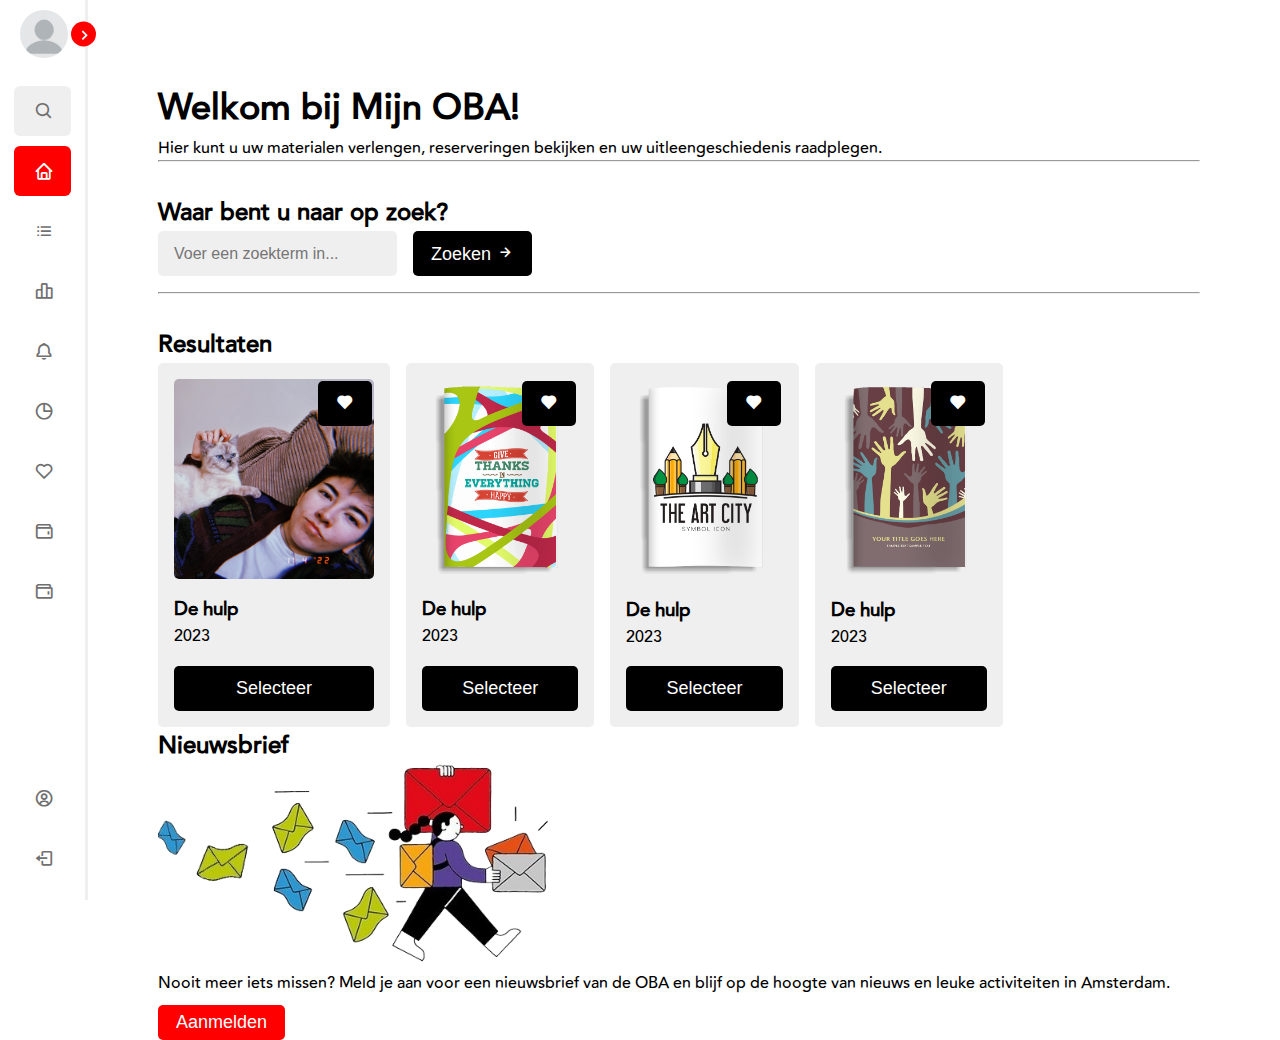
<file: welkom/index.html>
<!DOCTYPE html>
<html lang="nl">

<head>
    <meta charset="UTF-8">
    <meta http-equiv="X-UA-Compatible" content="IE=edge">
    <meta name="viewport" content="width=device-width, initial-scale=1.0">
    <link rel="stylesheet" href="https://cdnjs.cloudflare.com/ajax/libs/font-awesome/6.3.0/css/all.min.css">

    <!-- Link to CSS -->
    <link rel="stylesheet" href="../styles/style.css">

    <!-- Link to boxicons -->
    <link href='https://unpkg.com/boxicons@2.1.4/css/boxicons.min.css' rel='stylesheet'>

    <!-- Link to JavaScript script -->
    <script src="../scripts/script.js" defer></script>

    <title>Mijn OBA - Welkom</title>
</head>

<body>
    <nav class="sidebar close">
        <header>
            <div class="image-text">
                <span class="image">
                    <img src="../image/Unknown.jpg" alt="Gebruiker-foto">
                </span>

                <div class="text logo-text">
                    <span class="name">Mark Vos</span>
                    <span class="profession">5 jaar lid</span>
                </div>
            </div>

            <i class='bx bx-chevron-right toggle'></i>
        </header>

        <div class="menu-bar">
            <div class="menu">
                <ul>
                    <li class="search-box">
                        <i class='bx bx-search icon'></i>
                        <input type="text" placeholder="Zoek...">
                    </li>
                </ul>

                <ul class="menu-links">
                    <li class="nav-link">
                        <a class="active" href="../welkom/">
                            <i class='bx bx-home icon'></i>
                            <span class="text nav-text">Welkom</span>
                        </a>
                    </li>

                    <li class="nav-link">
                        <a href="../leeslijst/">
                            <i class='bx bx-list-ul icon'></i>
                            <span class="text nav-text">Leeslijst</span>
                        </a>
                    </li>

                    <li class="nav-link">
                        <a href="../uitleningen-en-verlengen/">
                            <i class='bx bx-bar-chart-alt-2 icon'></i>
                            <span class="text-long nav-text">Uitleningen en verlengen</span>
                        </a>
                    </li>

                    <li class="nav-link">
                        <a href="../uitleengeschiedenis/">
                            <i class='bx bx-bell icon'></i>
                            <span class="text nav-text">Uitleengeschiedenis</span>
                        </a>
                    </li>

                    <li class="nav-link">
                        <a href="../betaalgeschiedenis/">
                            <i class='bx bx-pie-chart-alt icon'></i>
                            <span class="text nav-text">Betaalgeschiedenis</span>
                        </a>
                    </li>

                    <li class="nav-link">
                        <a href="../reserveringen/">
                            <i class='bx bx-heart icon'></i>
                            <span class="text nav-text">Reserveringen</span>
                        </a>
                    </li>

                    <li class="nav-link">
                        <a href="../despositos/">
                            <i class='bx bx-wallet icon'></i>
                            <span class="text nav-text">Desposito's</span>
                        </a>
                    </li>

                    <li class="nav-link">
                        <a href="../tellerstand-abonnement/">
                            <i class='bx bx-wallet icon'></i>
                            <span class="text nav-text">Tellerstand abonnement</span>
                        </a>
                    </li>
                </ul>
            </div>

            <div class="bottom-content">
                <ul>
                    <li class="">
                        <a href="../mijn-profielen/">
                            <i class='bx bx-user-circle icon'></i>
                            <span class="text nav-text">Profiel veranderen</span>
                        </a>
                    </li>

                    <li class="">
                        <a href="../">
                            <i class='bx bx-log-out icon'></i>
                            <span class="text nav-text">Uitloggen</span>
                        </a>
                    </li>
                </ul>

            </div>
        </div>

    </nav>

    <section class="container">
        <article>
            <h1>Welkom bij Mijn OBA!</h1>
            <p>Hier kunt u uw materialen
                verlengen, reserveringen bekijken en uw uitleengeschiedenis raadplegen.</p>
            <hr>
        </article>
        <article class="searchContainer">
            <h2>Waar bent u naar op zoek?</h2>
            <form class="searchForm">
                <input class="input-field" value="" type="text" name="query" placeholder="Voer een zoekterm in...">
                <button type="submit" class="btn">Zoeken <i class='bx bx-right-arrow-alt'></i></button>
            </form>
            <hr>
        </article>
        <article class="resultatenContainer">
            <h2>Resultaten</h2>
            <div class="resultWrapper">
                <div class="singleResult">
                    <img class="boekimg" src="../image/AmberFoto.jpeg" alt="">
                    <div class="boekInfo">
                        <h3>De hulp</h3>
                        <p>2023</p>
                        <button class="selectButton">Selecteer</button>
                    </div>
                    <button class="likeButton"><i class="test bx bxs-heart icon"></i></button>
                </div>
                <div class="singleResult">
                    <img class="boekimg" src="../image/book-2.png" alt="">
                    <div class="boekInfo">
                        <h3>De hulp</h3>
                        <p>2023</p>
                        <button class="selectButton">Selecteer</button>
                    </div>
                    <button class="likeButton"><i class="bx bxs-heart icon"></i></button>
                </div>
                <div class="singleResult">
                    <img class="boekimg" src="../image/book-1.png" alt="">
                    <div class="boekInfo">
                        <h3>De hulp</h3>
                        <p>2023</p>
                    </div>
                    <button>Selecteer</button>
                    <button class="likeButton"><i class="bx bxs-heart icon"></i></button>
                </div>
                <div class="singleResult">
                    <img class="boekimg" src="../image/book-4.png" alt="">
                    <div class="boekInfo">
                        <h3>De hulp</h3>
                        <p>2023</p>
                    </div>
                    <button>Selecteer</button>
                    <button class="likeButton"><i class="bx bxs-heart icon"></i></button>
                </div>
            </div>
        </article>
        
        <h2>Nieuwsbrief</h2>
        <img class="banner" src="../image/banner-nieuwsbrief.png" alt="">
        <p>Nooit meer iets missen? Meld je aan voor een nieuwsbrief van de OBA en blijf op de hoogte van nieuws en leuke
            activiteiten in Amsterdam. </p>
        <a href="#"><button class="btn themebtn">Aanmelden</button></a>

    </section>

</body>

</html>
</file>
<file: styles/style.css>
/* Fonts */
@font-face {
    font-family: AvenirRoman;
    src: url(../font/Avenir-roman.ttf);
}

@font-face {
    font-family: AvenirMedium;
    src: url(../font/Avenir-medium.ttf);
}

@font-face {
    font-family: AvenirBlack;
    src: url(../font/Avenir\ -black.ttf);
}

* {
    margin: 0;
    padding: 0;
    box-sizing: border-box;
}

/* Styling */

:root {
    /* Colors */
    --body-color: #fff;
    --sidebar-color: #fff;
    --primary-color: #FF0000;
    --secondary-color: #fff;
    --tertiary-color: #000;
    --quaternary--color: #efefef;
    --primary-color-light: #F6F5FF;
    --primary-color-dark: #d4d4d4;
    --toggle-color: #DDD;
    --text-color: #707070;
    --hover-color: #454545;

    /* Font-sizes */
    --large-text: 20px;
    --medium-text: 18px;
    --small-text: 16px;

    /* Font-weight */
    --primary-weight: 500;
    --secondary-weight: 800;

    /* Spacings/heights */
    --button-height: 45px;

    --primary-space: 1em;
    --secondary-space: 2em;
    --tertiary-space: 5em;

    /* Borders */
    --button-radius: 5px;

    /* Extra */
    --primary-transition: 0.3s;

    background-color: var(--body-color);
    font-family: AvenirMedium;

    /* ====== Transition ====== */
    --tran-03: all 0.2s ease;
    --tran-03: all 0.3s ease;
    --tran-04: all 0.3s ease;
    --tran-05: all 0.3s ease;
}


body {
    min-height: 100vh;
    background-color: var(--body-color);
    transition: var(--tran-05);
    font-family: AvenirMedium;
}

::selection {
    background-color: var(--primary-color);
    color: #fff;
}

h1 {
    font-size: 2.25em;
}

/* h2,
h3,
h4,
h5,
h6,
p {
    margin: revert;
} */


.centered {
    text-align: center;
    display: block;
    margin-left: auto;
    margin-right: auto;
}

/* Start sidebar made by Amber */
.sidebar {
    position: fixed;
    top: 0;
    left: 0;
    height: 100%;
    width: 250px;
    padding: 10px 14px;
    background: var(--sidebar-color);
    transition: var(--tran-05);
    z-index: 100;
    border-right: 3px solid var(--quaternary--color);
}

.sidebar.close {
    width: 88px;
}

/* ===== Reusable code - Here ===== */
.sidebar li {
    height: 50px;
    list-style: none;
    display: flex;
    align-items: center;
    margin-top: 10px;
}

.sidebar header .image,
.sidebar .icon {
    min-width: 60px;
    border-radius: 6px;
}

.sidebar .icon {
    min-width: 60px;
    border-radius: 6px;
    height: 100%;
    display: flex;
    align-items: center;
    justify-content: center;
    font-size: var(--large-text);
}

.sidebar .text,
.sidebar .icon {
    color: var(--text-color);
    transition: var(--tran-03);
}

.sidebar .text {
    font-size: var(--small-text);
    font-weight: 500;
    white-space: nowrap;
    opacity: 1;
}

.sidebar.close .text {
    opacity: 0;
}

.sidebar .text-long,
.sidebar .icon {
    color: var(--text-color);
    transition: var(--tran-03);
}

.sidebar .text-long {
    font-size: var(--small-text);
    font-weight: 500;
    resize: none;
    opacity: 1;
}

.sidebar.close .text-long {
    resize: none;
    opacity: 0;
}

/* =========================== */

.sidebar header {
    position: relative;
}

.sidebar header .image-text {
    display: flex;
    align-items: center;
}

.sidebar header .logo-text {
    display: flex;
    flex-direction: column;
}

header .image-text .name {
    margin-top: 2px;
    font-size: var(--small-text);
    font-weight: 600;
}

header .image-text .profession {
    font-size: var(--small-text);
    margin-top: -2px;
    display: block;
}

.sidebar header .image {
    display: flex;
    align-items: center;
    justify-content: center;
}

.sidebar header .image img {
    width: 3rem;
    border-radius: 180px;
}

.sidebar header .toggle {
    position: absolute;
    top: 50%;
    right: -25px;
    transform: translateY(-50%) rotate(180deg);
    height: 25px;
    width: 25px;
    background-color: var(--primary-color);
    color: var(--sidebar-color);
    border-radius: 50%;
    display: flex;
    align-items: center;
    justify-content: center;
    font-size: var(--large-text);
    cursor: pointer;
    transition: var(--tran-05);
}

.sidebar.close .toggle {
    transform: translateY(-50%) rotate(0deg);
}

.sidebar .menu {
    margin-top: 18px;
}

.sidebar li.search-box,
select#filters {
    border-radius: 6px;
    background-color: var(--quaternary--color);
    cursor: pointer;
    transition: var(--tran-05);
}

select#filters {
    padding: 1em;
}

.sidebar li.search-box input,
select#filters option {
    height: 100%;
    width: 100%;
    outline: none;
    border: none;
    background-color: var(--primary-color-light);
    color: var(--text-color);
    border-radius: 6px;
    font-size: var(--medium-text);
    font-weight: 500;
    transition: var(--tran-05);
}

.sidebar li a {
    list-style: none;
    height: 100%;
    background-color: transparent;
    display: flex;
    align-items: center;
    height: 100%;
    width: 100%;
    border-radius: 6px;
    text-decoration: none;
    transition: var(--tran-03);
}

.sidebar li a:hover,
.sidebar li a.active {
    background-color: var(--primary-color);
}

.sidebar li a.active {
    background-color: var(--primary-color);
}

.sidebar li a:hover .icon,
.sidebar li a:hover .text,
.sidebar li a.active .icon,
.sidebar li a.active .text,
.sidebar li a.active .text-long {
    color: var(--sidebar-color);
}

.sidebar .menu-bar {
    height: calc(100% - 55px);
    display: flex;
    flex-direction: column;
    justify-content: space-between;
    overflow-y: scroll;
}

.menu-bar::-webkit-scrollbar {
    display: none;
}

.menu-bar .bottom-content .toggle-switch {
    position: absolute;
    right: 0;
    height: 100%;
    min-width: 60px;
    display: flex;
    align-items: center;
    justify-content: center;
    border-radius: 6px;
    cursor: pointer;
}

.toggle-switch .switch {
    position: relative;
    height: 22px;
    width: 40px;
    border-radius: 25px;
    background-color: var(--toggle-color);
    transition: var(--tran-05);
}

.switch::before {
    content: '';
    position: absolute;
    height: 15px;
    width: 15px;
    border-radius: 50%;
    top: 50%;
    left: 5px;
    transform: translateY(-50%);
    background-color: var(--sidebar-color);
    transition: var(--tran-04);
}


.container {
    position: absolute;
    top: 0;
    top: 0;
    left: 250px;
    height: 100vh;
    width: calc(100% - 250px);
    background-color: var(--body-color);
    transition: var(--tran-05);
    padding: var(--tertiary-space);
    min-height: calc(100vh - 2rem);
}

.sidebar.close~.container {
    left: 78px;
    height: 100vh;
    width: calc(100% - 78px);
}

/* End sidebar made by Amber */

/* Buttons */
button {
    width: auto;
    height: var(--button-height);
    border: none;
    color: var(--secondary-color);
    background-color: var(--tertiary-color);
    border-radius: var(--button-radius);
    font-size: var(--medium-text);
    font-weight: var(--primary-weight);
    transition: var(--primary-transition);
    cursor: pointer;
    padding-inline: var(--primary-space);
}

.themebtn {
    color: var(--secondary-color);
    background-color: var(--primary-color);
}

.linkbtn {
    color: var(--tertiary-color);
    background-color: var(--quaternary--color);
    text-decoration: underline;
}

button:hover {
    background-color: var(--hover-color);
}

.themebtn:hover {
    background-color: var(--primary-color-light);
    color: var(--text-color)
}

.linkbtn:hover {
    background-color: var(--primary-color-light);
}

/* Inputs */
.input-field {
    width: auto;
    height: var(--button-height);
    border: none;
    padding-inline: var(--primary-space);
    background-color: var(--quaternary--color);
    color: var(--text-color);
    outline: none;
    font-size: var(--small-text);
    transition: var(--primary-transition);
    border-radius: var(--button-radius);
    margin-bottom: var(--primary-space);
}

.input-group {
    display: flex;
    flex-wrap: wrap;
    flex-direction: column;
}

select {
    color: var(--text-color);
    outline: none;
    font-size: var(--small-text);
    background-color: var(--quaternary--color);
    cursor: pointer;
    border: none;
    border-radius: var(--button-radius);
    transition: var(--primary-transition);
    padding: var(--primary-space);
}

select option {
    height: 50%;
    width: 50%;
    outline: none;
    border: none;
    background-color: var(--primary-color-light);
    color: var(--text-color);
    border-radius: var(--button-radius);
    transition: var(--primary-transition);
}

.searchForm,
.input-wrapper {
    display: flex;
    gap: var(--primary-space);
}

/* Carousel */
#slider-container {
    width: auto;
    display: flex;
    justify-content: center;
    align-items: center;
    overflow: hidden;
}

.slider-box {
    display: flex;
    justify-content: center;
    align-items: center;
}

.swiper-slide {
    width: 750px !important;
    margin: 50px;
}

.slider-img {
    width: 250px;
    height: 400px;
    border-radius: 10px;
    overflow: hidden;
}

.slider-img img {
    width: 100%;
    height: 100%;
    object-fit: cover;
    object-position: center;
}

.slider-details {
    padding: 20px;
    background-color: var(--quaternary--color);
    width: 500px;
    border-radius: 0px 10px 10px 0px;
}

.slider-details p {
    color: var(--text-color);
    font-size: var(--small-text);
    margin: 20px 0px 20px 0px;
}

.slider-details strong {
    color: var(--text-color);
    font-size: var(--large-text);
    font-weight: var(--secondary-weight);
}

.slider-details .expiration {
    margin: 10px 0px 20px 0px;
}

.slider-details .expiration p {
    text-decoration: none;
    margin: 5px 0px 5px 0px;
}

.slider-details .expiration p span {
    color: var(--primary-color);
    font-weight: var(--secondary-weight);
}

/* LOGIN PAGINA */
.loginContainer {
    width: 100%;
    min-height: 100vh;
    display: flex;
    justify-content: center;
    align-items: center;
    flex-direction: column;
    background-color: #F0F0F0;
    padding-top: 20px;
    background-image: url('../image/background-login.jpg');
    background-size: cover;
    background-repeat: no-repeat;
}

.loginWrapper {
    width: 320px;
    min-height: 100px;
    background-color: #FFFFFF;
    border-radius: 5px;
    box-shadow: 5px 5px 15px rgba(0, 0, 0, 0.05);
    padding: 30px;
}

.heading {
    color: #3B3663;
    margin-bottom: 20px;
}

.heading p {
    color: #AAA8BB;
}

.heading i {
    font-size: 30px;
    color: #4D61FC;
}

.loginRow {
    min-width: 5px;
    min-height: 10px;
    display: flex;
    align-items: center;
    justify-content: space-between;
    margin-bottom: 10px;
    font-size: 15px;
}

.loginRow a:-webkit-any-link {
    color: -webkit-link;
    cursor: pointer;
    text-decoration: unset;
}

/* EINDE LOGIN PAGINA */

/* Start page: Welkom/Home */

.searchContainer {
    margin-block: var(--secondary-space);
}

.banner {
    width: 100%;
    max-width: 400px;
    height: auto;
}

.resultWrapper {
    display: flex;
    flex-wrap: wrap;
    gap: 1em;
    position: relative;
}

.singleResult {
    display: flex;
    flex-direction: column;
    justify-content: space-between;
    background-color: var(--quaternary--color);
    border-radius: var(--button-radius);
    height: auto;
    width: auto;
    padding: var(--primary-space);
    gap: var(--primary-space);
    position: relative;
}

.boekimg {
    min-width: 100px;
    width: 100%;
    height: 200px;
    border-radius: var(--button-radius);
}

.selectButton {
    width: 100%;
    margin-top: var(--primary-space);
}

.likeButton {
    position: absolute;
    top: 0;
    right: 0;
    margin: var(--primary-space);
}

.liked {
    color: red;
    transition: all .5s ease-out;
}



/* andere view 
 
    .boekContainer {
        display: flex;
        background-color: var(--quaternary--color);
        border-radius: var(--button-radius);
        height: auto;
        width: auto;
        padding: var(--primary-space);
        gap: var(--primary-space);
        position: relative;
    }

    .boekimg {
        width: auto;
        height: 200px;
        border-radius: var(--button-radius);
    }
}

*/


/* End page: Welkom/Home */

/* Start page: Leeslijst */
section.leeslijstParent {
    display: flex;
    flex-wrap: wrap;
    gap: 20px;
    text-align: left;
    margin-bottom: var(--secondary-space);
}

.leeslijstParent article {
    background-color: var(--quaternary--color);
    border-radius: var(--button-radius);
    padding: 15px;
    max-width: 250px;
    text-align: center;
}

.leeslijstParent article img {
    max-height: 200px;
}

.leeslijstParent .bx {
    color: var(--primary-color);
}

/* End page: Leeslijst */

/* Start page: uitleningen en verlengen */

.filters {
    right: calc(0em + var(--tertiary-space));
    position: absolute;
    z-index: 2;
}

.verlengenLijst {
    margin-top: var(--secondary-space);
}

/* End page: uitleningen en verlengen */


/* ANNELINDE START */

li.account {
    position: relative;
    padding: 15px;
    float: left;
    background-color: white;
    margin-left: 50px;
    margin-right: 50px;
    margin-top: 20px;
    margin-bottom: 20px;
    box-shadow: 10px 10px 5px 0px rgba(0, 0, 0, 0.2);
    border-color: #a8a8a8;
    border-style: solid;
    border-width: 1px;
    border-radius: 10px;
}

ul.account-list {
    list-style-type: none;
    margin: 0;
    padding: 0;
    overflow: hidden;
}

.profile-picture {
    width: 200px;
    height: 200px;
}

.themebtn {
    color: var(--secondary-color);
    background-color: var(--primary-color);
    height: 35px;
    margin-top: 10px;
}

/* ANNELINDE TOT HIER */


/* Responsive */

@media screen and (max-width: 820px) {

    /* Forms */
    .searchForm,
    .input-wrapper {
        flex-direction: column;
    }

    /* Carousel */
    .slider-box {
        flex-direction: column;
    }

    .slider-details {
        width: 230px;
        height: auto;
        border-radius: 0px 0px 10px 10px;
    }

    .slider-img {
        width: 270px;
        border-radius: 10px 10px 0px 0px;
    }

    .slider-details strong {
        font-size: 1rem;
    }

    .swiper-slide {
        width: 230px !important;
    }

    .filters {
        right: unset;
    }
}

@media screen and (max-width: 600px) {
    :root {
        --tertiary-space: 2em;
    }

    .sidebar {
        width: 100%;
    }

    .sidebar.close~.container {
        left: 0;
        width: 100%;
    }

    .sidebar.close {
        width: 100%;
        padding: 10px 14px;
        height: auto;
        position: relative;
        border-bottom: 3px solid var(--quaternary--color);
    }

    .sidebar.close header .toggle {
        right: inherit;
    }

    .sidebar header .toggle {
        right: unset;
        left: 90%
    }

    .sidebar.close .toggle {
        transform: translateY(-50%) rotate(90deg);
    }

    .sidebar header .toggle {
        transform: translateY(-50%) rotate(270deg);
    }

    .sidebar.close header ul.menu-links {
        display: flex;
    }

    .sidebar header ul.menu-links {
        display: none;
    }

    .sidebar.close .text {
        opacity: 1;
    }

    .sidebar.close .menu-bar {
        display: none;
    }

    .sidebar .menu-bar {
        height: unset;
    }

    .container {
        top: 7.5%;
    }
}
</file>
